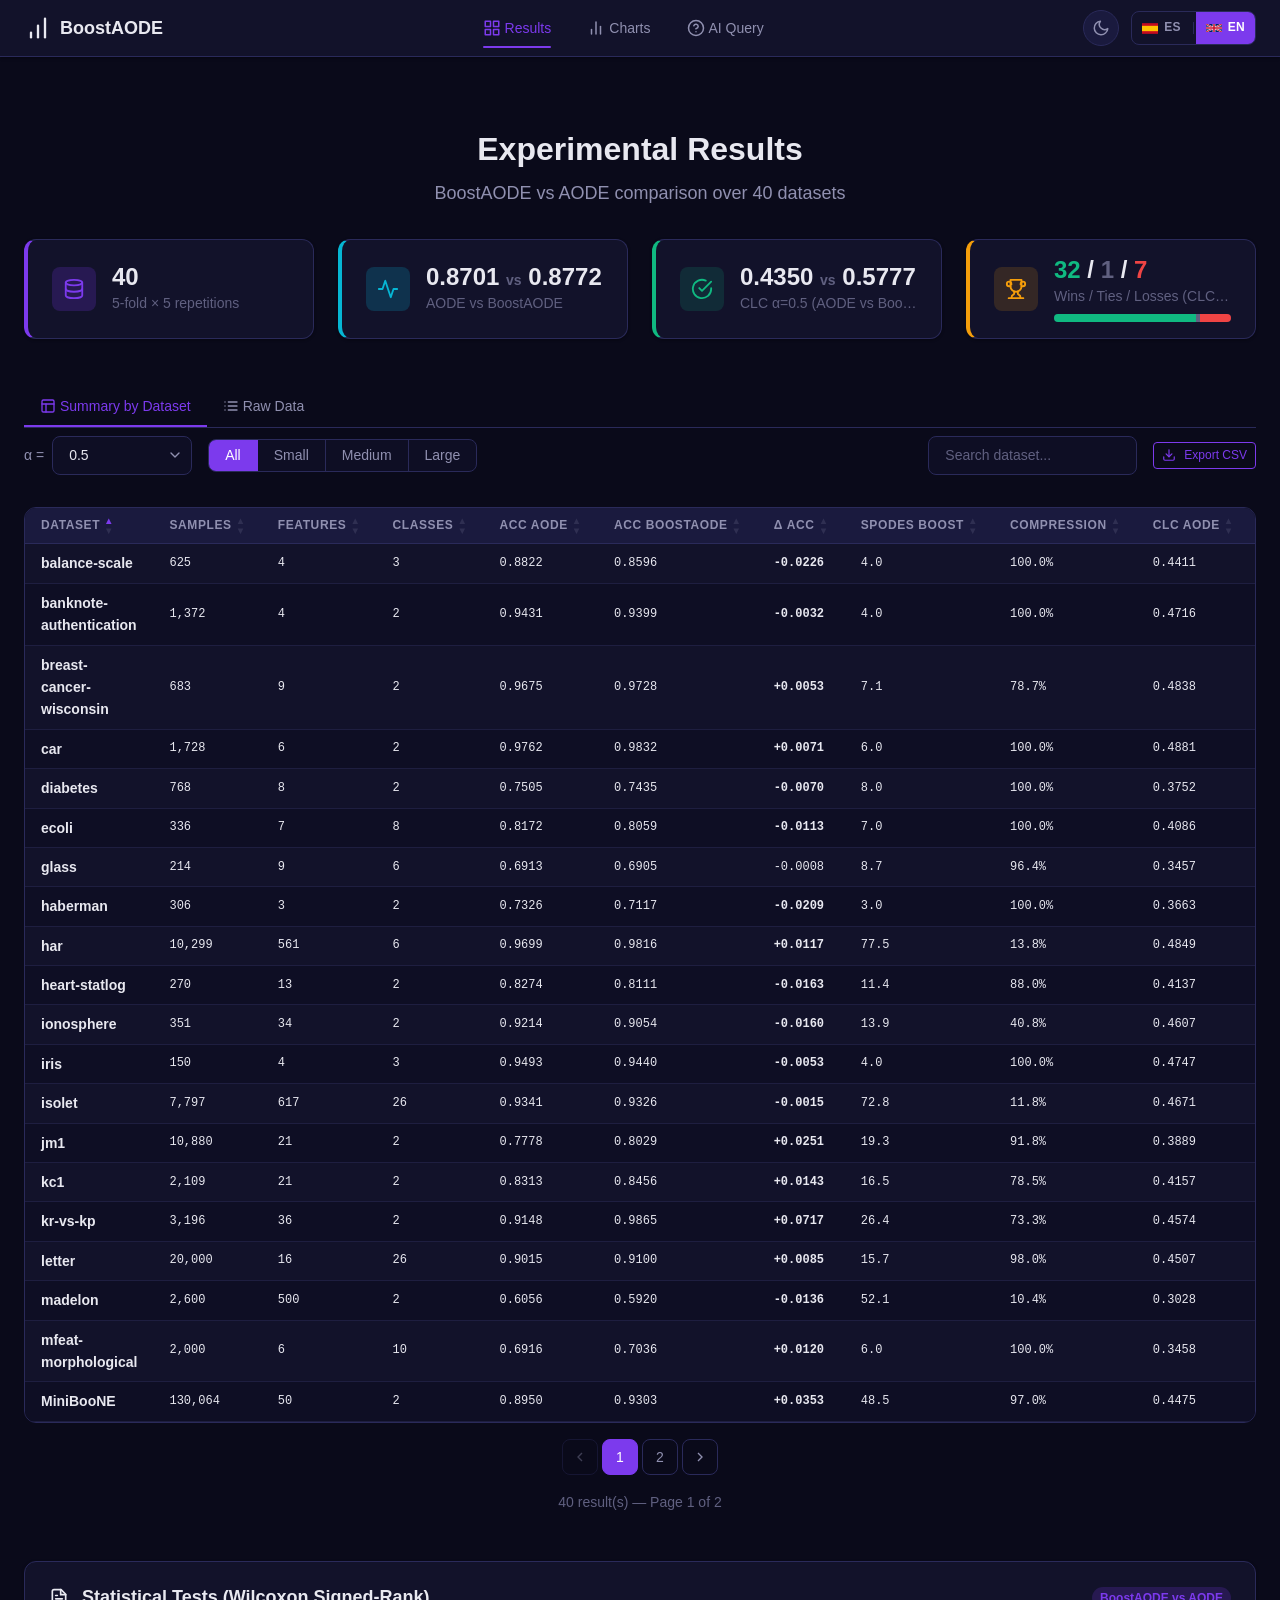
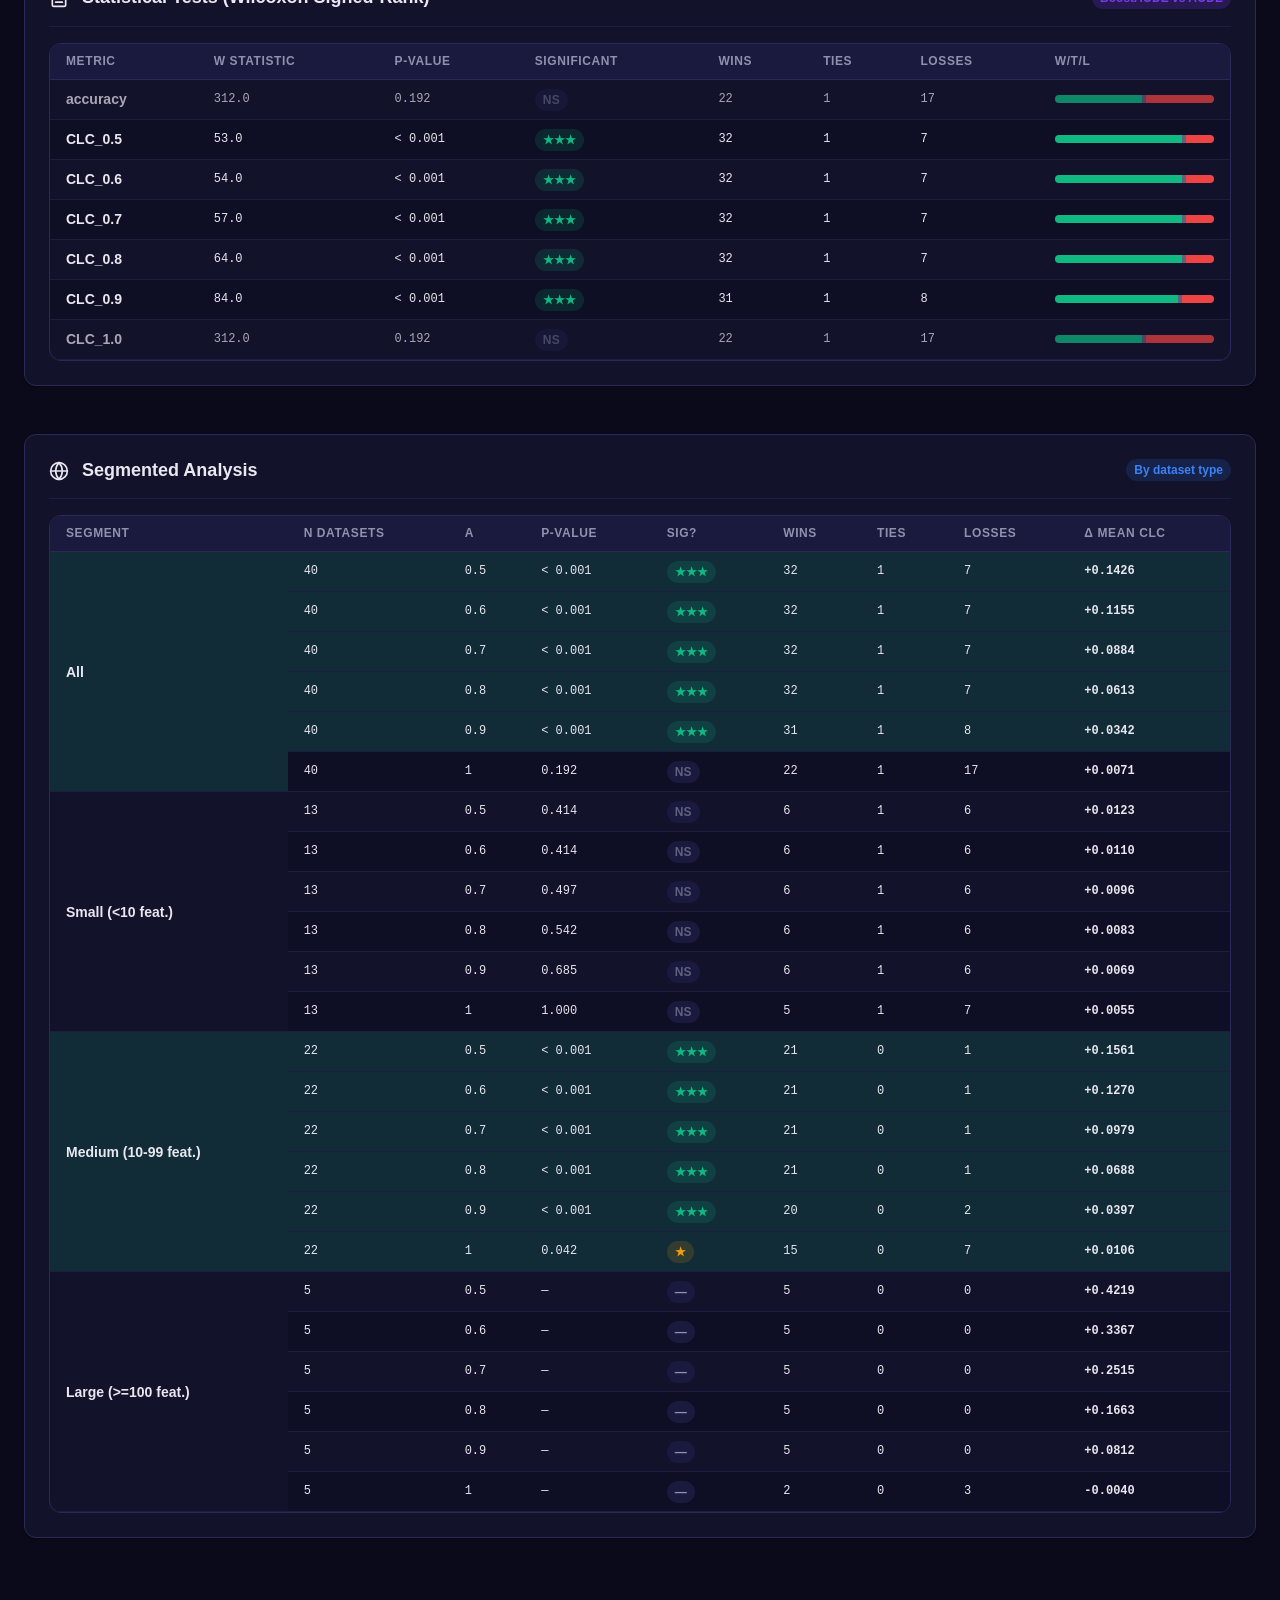
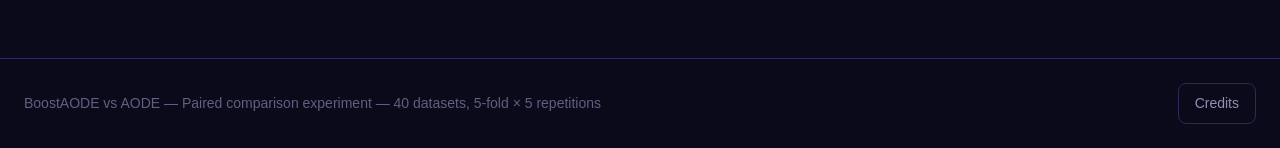
<file: index.html>
<!DOCTYPE html>
<html lang="en" data-theme="dark">
<head>
    <meta charset="UTF-8">
    <meta name="viewport" content="width=device-width, initial-scale=1.0">
    <title data-i18n="results.title">Results - BoostAODE vs AODE</title>
    <link rel="stylesheet" href="css/theme.css">
    <link rel="stylesheet" href="css/layout.css">
    <link rel="stylesheet" href="css/components.css">
    <style>
        /* Controls bar */
        .controls-bar {
            display: flex;
            align-items: center;
            gap: var(--spacing-md);
            flex-wrap: wrap;
            padding: var(--spacing-sm) 0;
        }
        .controls-bar select,
        .controls-bar input[type="search"] {
            width: auto;
            min-width: 140px;
        }
        .controls-bar .radio-group {
            flex-shrink: 0;
        }
    </style>
</head>
<body>

    <!-- ====================================================================
         Navbar
         ==================================================================== -->
    <nav class="navbar">
        <div class="navbar-inner">
            <a href="index.html" class="navbar-logo">
                <svg width="28" height="28" viewBox="0 0 24 24" fill="none" stroke="currentColor" stroke-width="2" stroke-linecap="round" stroke-linejoin="round">
                    <path d="M12 20V10"></path>
                    <path d="M18 20V4"></path>
                    <path d="M6 20v-4"></path>
                </svg>
                <span>BoostAODE</span>
            </a>

            <div class="navbar-nav">
                <a href="index.html" class="nav-link active">
                    <svg width="18" height="18" viewBox="0 0 24 24" fill="none" stroke="currentColor" stroke-width="2" stroke-linecap="round" stroke-linejoin="round">
                        <rect x="3" y="3" width="7" height="7"></rect>
                        <rect x="14" y="3" width="7" height="7"></rect>
                        <rect x="3" y="14" width="7" height="7"></rect>
                        <rect x="14" y="14" width="7" height="7"></rect>
                    </svg>
                    <span data-i18n="nav.results">Results</span>
                </a>
                <a href="charts.html" class="nav-link">
                    <svg width="18" height="18" viewBox="0 0 24 24" fill="none" stroke="currentColor" stroke-width="2" stroke-linecap="round" stroke-linejoin="round">
                        <line x1="18" y1="20" x2="18" y2="10"></line>
                        <line x1="12" y1="20" x2="12" y2="4"></line>
                        <line x1="6" y1="20" x2="6" y2="14"></line>
                    </svg>
                    <span data-i18n="nav.charts">Charts</span>
                </a>
                <a href="ai-prompt.html" class="nav-link">
                    <svg width="18" height="18" viewBox="0 0 24 24" fill="none" stroke="currentColor" stroke-width="2" stroke-linecap="round" stroke-linejoin="round">
                        <circle cx="12" cy="12" r="10"></circle>
                        <path d="M9.09 9a3 3 0 0 1 5.83 1c0 2-3 3-3 3"></path>
                        <line x1="12" y1="17" x2="12.01" y2="17"></line>
                    </svg>
                    <span data-i18n="nav.ai">AI Query</span>
                </a>
            </div>

            <div class="navbar-actions">
                <button class="theme-toggle" onclick="toggleTheme()" data-i18n-title="nav.themeTitle" aria-label="Toggle theme">
                    <svg id="icon-sun" class="icon-sun" width="18" height="18" viewBox="0 0 24 24" fill="none" stroke="currentColor" stroke-width="2" stroke-linecap="round" stroke-linejoin="round">
                        <circle cx="12" cy="12" r="5"></circle>
                        <line x1="12" y1="1" x2="12" y2="3"></line>
                        <line x1="12" y1="21" x2="12" y2="23"></line>
                        <line x1="4.22" y1="4.22" x2="5.64" y2="5.64"></line>
                        <line x1="18.36" y1="18.36" x2="19.78" y2="19.78"></line>
                        <line x1="1" y1="12" x2="3" y2="12"></line>
                        <line x1="21" y1="12" x2="23" y2="12"></line>
                        <line x1="4.22" y1="19.78" x2="5.64" y2="18.36"></line>
                        <line x1="18.36" y1="5.64" x2="19.78" y2="4.22"></line>
                    </svg>
                    <svg id="icon-moon" class="icon-moon" width="18" height="18" viewBox="0 0 24 24" fill="none" stroke="currentColor" stroke-width="2" stroke-linecap="round" stroke-linejoin="round">
                        <path d="M21 12.79A9 9 0 1 1 11.21 3 7 7 0 0 0 21 12.79z"></path>
                    </svg>
                </button>
                <div class="lang-toggle">
                    <button class="btn-lang-opt" data-lang="es">ES</button>
                    <span class="lang-divider"></span>
                    <button class="btn-lang-opt" data-lang="en">EN</button>
                </div>
            </div>
        </div>
    </nav>

    <!-- ====================================================================
         Main Content
         ==================================================================== -->
    <main class="container" id="main-content">

        <!-- Page Header -->
        <div class="page-header">
            <h1 data-i18n="results.header">Experimental Results</h1>
            <p data-i18n="results.subtitle">BoostAODE vs AODE comparison over 40 datasets</p>
        </div>

        <!-- Stats Cards -->
        <div class="grid-4 section">
            <!-- Card 1: Datasets -->
            <div class="stat-card">
                <div class="stat-card-icon">
                    <svg width="22" height="22" viewBox="0 0 24 24" fill="none" stroke="currentColor" stroke-width="2" stroke-linecap="round" stroke-linejoin="round">
                        <ellipse cx="12" cy="5" rx="9" ry="3"></ellipse>
                        <path d="M21 12c0 1.66-4 3-9 3s-9-1.34-9-3"></path>
                        <path d="M3 5v14c0 1.66 4 3 9 3s9-1.34 9-3V5"></path>
                    </svg>
                </div>
                <div class="stat-card-content">
                    <div class="stat-card-value" id="stat-datasets-value">--</div>
                    <div class="stat-card-label" id="stat-datasets-label" data-i18n="results.statDatasets">Datasets</div>
                </div>
            </div>

            <!-- Card 2: Accuracy -->
            <div class="stat-card stat-card--secondary">
                <div class="stat-card-icon">
                    <svg width="22" height="22" viewBox="0 0 24 24" fill="none" stroke="currentColor" stroke-width="2" stroke-linecap="round" stroke-linejoin="round">
                        <polyline points="22 12 18 12 15 21 9 3 6 12 2 12"></polyline>
                    </svg>
                </div>
                <div class="stat-card-content">
                    <div class="stat-card-value" id="stat-accuracy-value">--</div>
                    <div class="stat-card-label" id="stat-accuracy-label" data-i18n="results.statAccuracy">Mean Accuracy</div>
                </div>
            </div>

            <!-- Card 3: CLC -->
            <div class="stat-card stat-card--success">
                <div class="stat-card-icon">
                    <svg width="22" height="22" viewBox="0 0 24 24" fill="none" stroke="currentColor" stroke-width="2" stroke-linecap="round" stroke-linejoin="round">
                        <path d="M22 11.08V12a10 10 0 1 1-5.93-9.14"></path>
                        <polyline points="22 4 12 14.01 9 11.01"></polyline>
                    </svg>
                </div>
                <div class="stat-card-content">
                    <div class="stat-card-value" id="stat-clc-value">--</div>
                    <div class="stat-card-label" id="stat-clc-label" data-i18n="results.statCLC">CLC &alpha;=0.5</div>
                </div>
            </div>

            <!-- Card 4: Wins/Ties/Losses -->
            <div class="stat-card stat-card--warning">
                <div class="stat-card-icon">
                    <svg width="22" height="22" viewBox="0 0 24 24" fill="none" stroke="currentColor" stroke-width="2" stroke-linecap="round" stroke-linejoin="round">
                        <path d="M6 9H4.5a2.5 2.5 0 0 1 0-5C7 4 7 7 7 7"></path>
                        <path d="M18 9h1.5a2.5 2.5 0 0 0 0-5C17 4 17 7 17 7"></path>
                        <path d="M4 22h16"></path>
                        <path d="M10 14.66V17c0 .55-.47.98-.97 1.21C7.85 18.75 7 20.24 7 22"></path>
                        <path d="M14 14.66V17c0 .55.47.98.97 1.21C16.15 18.75 17 20.24 17 22"></path>
                        <path d="M18 2H6v7a6 6 0 0 0 12 0V2Z"></path>
                    </svg>
                </div>
                <div class="stat-card-content">
                    <div class="stat-card-value" id="stat-wtl-value">-- / -- / --</div>
                    <div class="stat-card-label" id="stat-wtl-label" data-i18n="results.statWTL">Wins / Ties / Losses</div>
                    <div id="stat-wtl-bar"></div>
                </div>
            </div>
        </div>

        <!-- ================================================================
             Tabs + Controls
             ================================================================ -->
        <div class="section">
            <!-- Tabs -->
            <div class="tab-group">
                <button class="tab-item active" data-tab="summary">
                    <svg width="16" height="16" viewBox="0 0 24 24" fill="none" stroke="currentColor" stroke-width="2" stroke-linecap="round" stroke-linejoin="round">
                        <rect x="3" y="3" width="18" height="18" rx="2" ry="2"></rect>
                        <line x1="3" y1="9" x2="21" y2="9"></line>
                        <line x1="9" y1="21" x2="9" y2="9"></line>
                    </svg>
                    <span data-i18n="results.tabSummary">Summary by Dataset</span>
                </button>
                <button class="tab-item" data-tab="raw">
                    <svg width="16" height="16" viewBox="0 0 24 24" fill="none" stroke="currentColor" stroke-width="2" stroke-linecap="round" stroke-linejoin="round">
                        <line x1="8" y1="6" x2="21" y2="6"></line>
                        <line x1="8" y1="12" x2="21" y2="12"></line>
                        <line x1="8" y1="18" x2="21" y2="18"></line>
                        <line x1="3" y1="6" x2="3.01" y2="6"></line>
                        <line x1="3" y1="12" x2="3.01" y2="12"></line>
                        <line x1="3" y1="18" x2="3.01" y2="18"></line>
                    </svg>
                    <span data-i18n="results.tabRaw">Raw Data</span>
                </button>
            </div>

            <!-- Controls: Summary view -->
            <div class="controls-bar" id="summary-controls">
                <div class="form-group" style="flex-direction:row; align-items:center; gap:8px;">
                    <label class="form-label" for="alpha-select" style="white-space:nowrap; margin:0;">&alpha; =</label>
                    <select id="alpha-select" style="width:80px">
                        <option value="0.5" selected>0.5</option>
                        <option value="0.6">0.6</option>
                        <option value="0.7">0.7</option>
                        <option value="0.8">0.8</option>
                        <option value="0.9">0.9</option>
                        <option value="1.0">1.0</option>
                    </select>
                </div>

                <div class="radio-group">
                    <input type="radio" name="segment" id="seg-all" value="all" checked>
                    <label for="seg-all" data-i18n="results.segAll">All</label>
                    <input type="radio" name="segment" id="seg-small" value="small">
                    <label for="seg-small" data-i18n="results.segSmall">Small</label>
                    <input type="radio" name="segment" id="seg-medium" value="medium">
                    <label for="seg-medium" data-i18n="results.segMedium">Medium</label>
                    <input type="radio" name="segment" id="seg-large" value="large">
                    <label for="seg-large" data-i18n="results.segLarge">Large</label>
                </div>

                <div class="flex-1"></div>

                <input type="search" id="search-input" data-i18n-placeholder="common.search" placeholder="Search dataset..." style="max-width:220px">

                <button class="btn btn-secondary btn-sm" id="export-csv">
                    <svg width="14" height="14" viewBox="0 0 24 24" fill="none" stroke="currentColor" stroke-width="2" stroke-linecap="round" stroke-linejoin="round">
                        <path d="M21 15v4a2 2 0 0 1-2 2H5a2 2 0 0 1-2-2v-4"></path>
                        <polyline points="7 10 12 15 17 10"></polyline>
                        <line x1="12" y1="15" x2="12" y2="3"></line>
                    </svg>
                    <span data-i18n="common.exportCSV">Export CSV</span>
                </button>
            </div>

            <!-- Controls: Raw view -->
            <div class="controls-bar" id="raw-controls" style="display:none">
                <div class="form-group" style="flex-direction:row; align-items:center; gap:8px;">
                    <label class="form-label" for="classifier-filter" style="white-space:nowrap; margin:0;" data-i18n="results.classifierLabel">Classifier:</label>
                    <select id="classifier-filter" style="width:140px">
                        <option value="all" selected data-i18n="results.segAll">All</option>
                        <option value="AODE">AODE</option>
                        <option value="BoostAODE">BoostAODE</option>
                    </select>
                </div>

                <div class="flex-1"></div>

                <input type="search" id="search-input-raw" data-i18n-placeholder="common.search" placeholder="Search dataset..." style="max-width:220px">

                <button class="btn btn-secondary btn-sm" id="export-csv-raw">
                    <svg width="14" height="14" viewBox="0 0 24 24" fill="none" stroke="currentColor" stroke-width="2" stroke-linecap="round" stroke-linejoin="round">
                        <path d="M21 15v4a2 2 0 0 1-2 2H5a2 2 0 0 1-2-2v-4"></path>
                        <polyline points="7 10 12 15 17 10"></polyline>
                        <line x1="12" y1="15" x2="12" y2="3"></line>
                    </svg>
                    <span data-i18n="common.exportCSV">Export CSV</span>
                </button>
            </div>

            <!-- Tab Panels -->
            <div class="tab-content">
                <!-- Summary Panel -->
                <div class="tab-panel active" id="summary-panel">
                    <div id="summary-table">
                        <div class="empty-state">
                            <div class="spinner"></div>
                            <div class="loading-text" data-i18n="common.loading">Loading data...</div>
                        </div>
                    </div>
                    <div id="summary-pagination"></div>
                </div>

                <!-- Raw Panel -->
                <div class="tab-panel" id="raw-panel">
                    <div id="raw-table">
                        <div class="empty-state">
                            <div class="spinner"></div>
                            <div class="loading-text" data-i18n="common.loading">Loading data...</div>
                        </div>
                    </div>
                    <div id="raw-pagination"></div>
                </div>
            </div>
        </div>

        <!-- ================================================================
             Statistical Tests Section
             ================================================================ -->
        <div class="section">
            <div class="card">
                <div class="card-header">
                    <h3>
                        <svg width="20" height="20" viewBox="0 0 24 24" fill="none" stroke="currentColor" stroke-width="2" stroke-linecap="round" stroke-linejoin="round" style="display:inline; vertical-align:middle; margin-right:8px;">
                            <path d="M14.5 2H6a2 2 0 0 0-2 2v16a2 2 0 0 0 2 2h12a2 2 0 0 0 2-2V7.5L14.5 2z"></path>
                            <polyline points="14 2 14 8 20 8"></polyline>
                            <line x1="16" y1="13" x2="8" y2="13"></line>
                            <line x1="16" y1="17" x2="8" y2="17"></line>
                            <line x1="10" y1="9" x2="8" y2="9"></line>
                        </svg>
                        <span data-i18n="results.testsTitle">Statistical Tests (Wilcoxon Signed-Rank)</span>
                    </h3>
                    <span class="badge badge-accent" data-i18n="results.testsBadge">BoostAODE vs AODE</span>
                </div>
                <div class="card-body" id="statistical-tests-table">
                    <div class="empty-state">
                        <div class="spinner"></div>
                        <div class="loading-text" data-i18n="common.loading">Loading...</div>
                    </div>
                </div>
            </div>
        </div>

        <!-- ================================================================
             Segmented Analysis Section
             ================================================================ -->
        <div class="section">
            <div class="card">
                <div class="card-header">
                    <h3>
                        <svg width="20" height="20" viewBox="0 0 24 24" fill="none" stroke="currentColor" stroke-width="2" stroke-linecap="round" stroke-linejoin="round" style="display:inline; vertical-align:middle; margin-right:8px;">
                            <circle cx="12" cy="12" r="10"></circle>
                            <line x1="2" y1="12" x2="22" y2="12"></line>
                            <path d="M12 2a15.3 15.3 0 0 1 4 10 15.3 15.3 0 0 1-4 10 15.3 15.3 0 0 1-4-10 15.3 15.3 0 0 1 4-10z"></path>
                        </svg>
                        <span data-i18n="results.segTitle">Segmented Analysis</span>
                    </h3>
                    <span class="badge badge-info" data-i18n="results.segBadge">By dataset type</span>
                </div>
                <div class="card-body" id="segmented-analysis-table">
                    <div class="empty-state">
                        <div class="spinner"></div>
                        <div class="loading-text" data-i18n="common.loading">Loading...</div>
                    </div>
                </div>
            </div>
        </div>

    </main>

    <!-- ====================================================================
         Footer
         ==================================================================== -->
    <footer class="footer">
        <div class="footer-inner">
            <p data-i18n="footer.text">BoostAODE vs AODE &mdash; Paired comparison experiment &mdash; 40 datasets, 5-fold &times; 5 repetitions</p>
            <button class="btn-credits" data-i18n="footer.credits" data-i18n-title="footer.creditsTitle" aria-label="View credits">
                <svg width="16" height="16" viewBox="0 0 24 24" fill="none" stroke="currentColor" stroke-width="2" stroke-linecap="round" stroke-linejoin="round">
                    <circle cx="12" cy="12" r="10"></circle>
                    <line x1="12" y1="16" x2="12" y2="12"></line>
                    <line x1="12" y1="8" x2="12.01" y2="8"></line>
                </svg>
            </button>
        </div>
    </footer>

    <!-- ====================================================================
         Loading Overlay
         ==================================================================== -->
    <div class="loading-overlay" id="loading-overlay">
        <div class="spinner spinner-lg"></div>
        <div class="loading-text" data-i18n="common.loadingExperimental">Loading experimental data...</div>
    </div>

    <!-- ====================================================================
         Scripts
         ==================================================================== -->
    <script src="js/theme.js"></script>
    <script src="js/data.js"></script>
    <script src="js/i18n.js"></script>
    <script src="js/results.js"></script>
    <script src="js/credits.js"></script>

    <!-- Wire up raw-view search and export (shares search state) -->
    <script>
        document.addEventListener('DOMContentLoaded', function() {
            // Raw search input - sync with shared search state
            var rawSearch = document.getElementById('search-input-raw');
            var summarySearch = document.getElementById('search-input');
            if (rawSearch) {
                rawSearch.addEventListener('input', function() {
                    var value = this.value;
                    clearTimeout(debounceTimer);
                    debounceTimer = setTimeout(function() {
                        state.search = value.toLowerCase().trim();
                        state.rawCurrentPage = 1;
                        renderRawTable();
                    }, 300);
                });
            }

            // Raw export button
            var rawExport = document.getElementById('export-csv-raw');
            if (rawExport) {
                rawExport.addEventListener('click', exportCSV);
            }

            // Sync search boxes when switching views
            var origSwitchView = switchView;
            switchView = function(view) {
                origSwitchView(view);
                if (summarySearch && rawSearch) {
                    if (view === 'raw') {
                        rawSearch.value = summarySearch.value;
                    } else {
                        summarySearch.value = rawSearch.value;
                    }
                }
            };
        });
    </script>

</body>
</html>
</file>
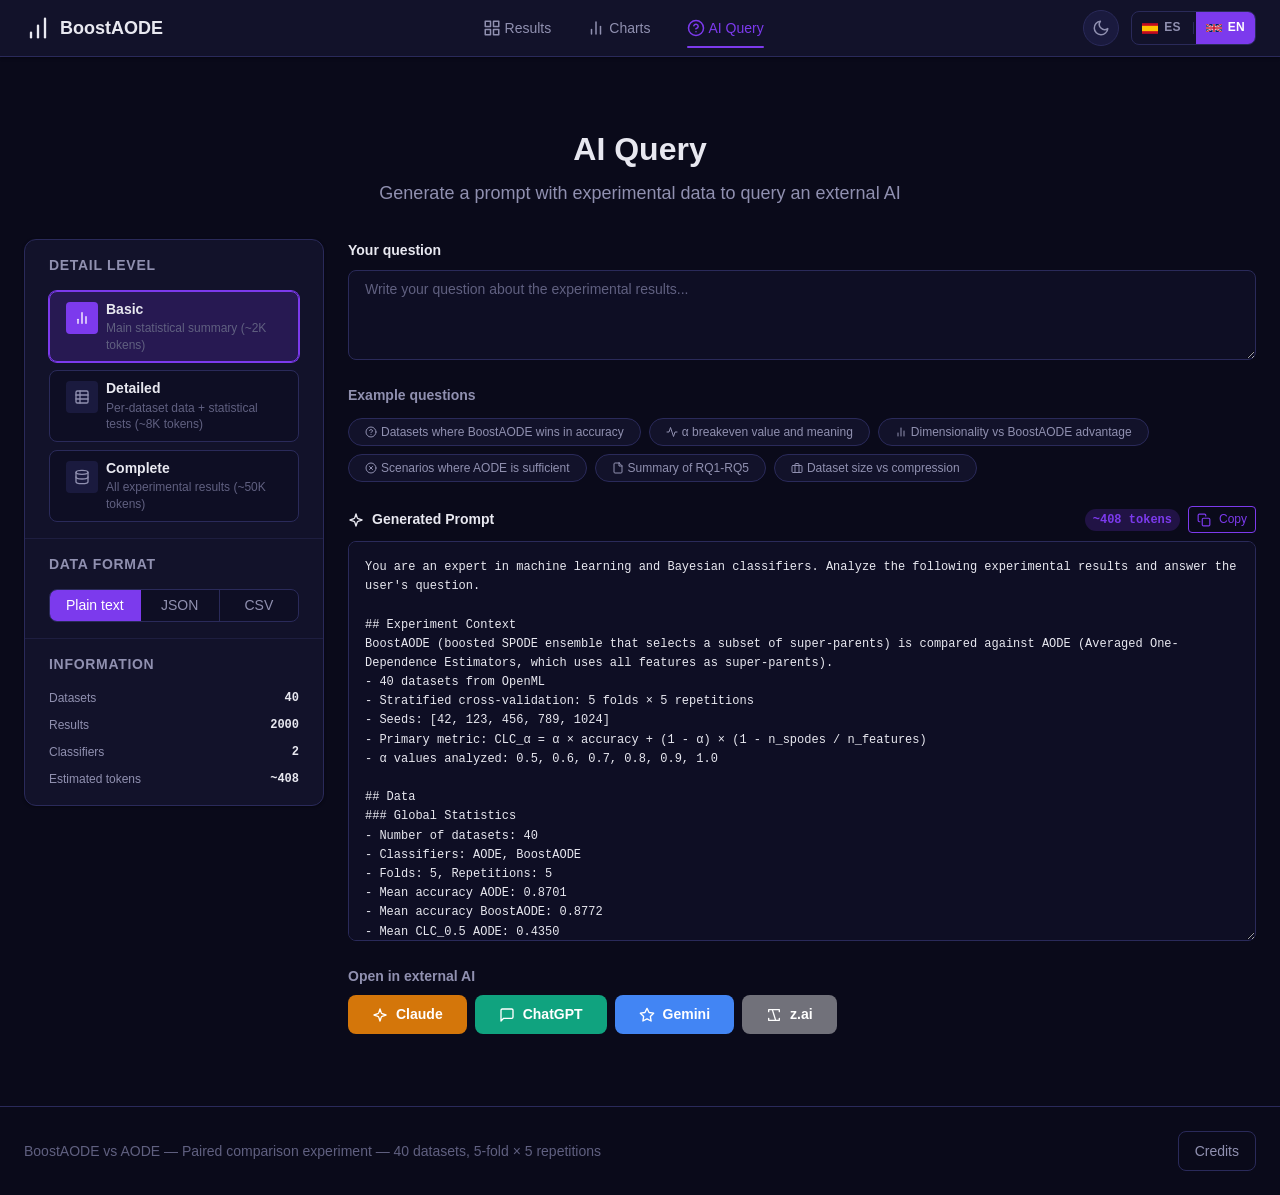
<file: ai-prompt.html>
<!doctype html>
<html lang="en" data-theme="dark">
  <head>
    <meta charset="UTF-8" />
    <meta name="viewport" content="width=device-width, initial-scale=1.0" />
    <title data-i18n="ai.title">AI Query - BoostAODE vs AODE</title>
    <link rel="stylesheet" href="css/theme.css" />
    <link rel="stylesheet" href="css/layout.css" />
    <link rel="stylesheet" href="css/components.css" />
    <link rel="stylesheet" href="css/ai-prompt.css" />
  </head>
  <body>
    <!-- ====================================================================
         Navbar
         ==================================================================== -->
    <nav class="navbar">
      <div class="navbar-inner">
        <a href="index.html" class="navbar-logo">
          <svg
            width="28"
            height="28"
            viewBox="0 0 24 24"
            fill="none"
            stroke="currentColor"
            stroke-width="2"
            stroke-linecap="round"
            stroke-linejoin="round"
          >
            <path d="M12 20V10"></path>
            <path d="M18 20V4"></path>
            <path d="M6 20v-4"></path>
          </svg>
          <span>BoostAODE</span>
        </a>

        <div class="navbar-nav">
          <a href="index.html" class="nav-link">
            <svg
              width="18"
              height="18"
              viewBox="0 0 24 24"
              fill="none"
              stroke="currentColor"
              stroke-width="2"
              stroke-linecap="round"
              stroke-linejoin="round"
            >
              <rect x="3" y="3" width="7" height="7"></rect>
              <rect x="14" y="3" width="7" height="7"></rect>
              <rect x="3" y="14" width="7" height="7"></rect>
              <rect x="14" y="14" width="7" height="7"></rect>
            </svg>
            <span data-i18n="nav.results">Results</span>
          </a>
          <a href="charts.html" class="nav-link">
            <svg
              width="18"
              height="18"
              viewBox="0 0 24 24"
              fill="none"
              stroke="currentColor"
              stroke-width="2"
              stroke-linecap="round"
              stroke-linejoin="round"
            >
              <line x1="18" y1="20" x2="18" y2="10"></line>
              <line x1="12" y1="20" x2="12" y2="4"></line>
              <line x1="6" y1="20" x2="6" y2="14"></line>
            </svg>
            <span data-i18n="nav.charts">Charts</span>
          </a>
          <a href="ai-prompt.html" class="nav-link active">
            <svg
              width="18"
              height="18"
              viewBox="0 0 24 24"
              fill="none"
              stroke="currentColor"
              stroke-width="2"
              stroke-linecap="round"
              stroke-linejoin="round"
            >
              <circle cx="12" cy="12" r="10"></circle>
              <path d="M9.09 9a3 3 0 0 1 5.83 1c0 2-3 3-3 3"></path>
              <line x1="12" y1="17" x2="12.01" y2="17"></line>
            </svg>
            <span data-i18n="nav.ai">AI Query</span>
          </a>
        </div>

        <div class="navbar-actions">
          <button
            class="theme-toggle"
            onclick="toggleTheme()"
            data-i18n-title="nav.themeTitle"
            aria-label="Toggle theme"
          >
            <svg
              id="icon-sun"
              class="icon-sun"
              width="18"
              height="18"
              viewBox="0 0 24 24"
              fill="none"
              stroke="currentColor"
              stroke-width="2"
              stroke-linecap="round"
              stroke-linejoin="round"
            >
              <circle cx="12" cy="12" r="5"></circle>
              <line x1="12" y1="1" x2="12" y2="3"></line>
              <line x1="12" y1="21" x2="12" y2="23"></line>
              <line x1="4.22" y1="4.22" x2="5.64" y2="5.64"></line>
              <line x1="18.36" y1="18.36" x2="19.78" y2="19.78"></line>
              <line x1="1" y1="12" x2="3" y2="12"></line>
              <line x1="21" y1="12" x2="23" y2="12"></line>
              <line x1="4.22" y1="19.78" x2="5.64" y2="18.36"></line>
              <line x1="18.36" y1="5.64" x2="19.78" y2="4.22"></line>
            </svg>
            <svg
              id="icon-moon"
              class="icon-moon"
              width="18"
              height="18"
              viewBox="0 0 24 24"
              fill="none"
              stroke="currentColor"
              stroke-width="2"
              stroke-linecap="round"
              stroke-linejoin="round"
            >
              <path d="M21 12.79A9 9 0 1 1 11.21 3 7 7 0 0 0 21 12.79z"></path>
            </svg>
          </button>
          <div class="lang-toggle">
            <button class="btn-lang-opt" data-lang="es">ES</button>
            <span class="lang-divider"></span>
            <button class="btn-lang-opt" data-lang="en">EN</button>
          </div>
        </div>
      </div>
    </nav>

    <!-- ====================================================================
         Main Content
         ==================================================================== -->
    <main class="container" id="main-content">
      <!-- Page Header -->
      <div class="page-header">
        <h1 data-i18n="ai.header">AI Query</h1>
        <p data-i18n="ai.subtitle">
          Generate a prompt with experimental data to query an external AI
        </p>
      </div>

      <!-- Two-column Layout -->
      <div class="prompt-layout">
        <!-- ============================================================
                 Left: Config Panel
                 ============================================================ -->
        <aside class="config-panel">
          <!-- Section: Detail Level -->
          <div class="config-section">
            <h3 data-i18n="ai.detailLevel">Detail Level</h3>
            <div class="detail-level">
              <!-- Basic -->
              <label class="detail-level-option">
                <input type="radio" name="detail-level" value="basic" checked />
                <div class="detail-level-card">
                  <div class="detail-level-icon">
                    <!-- Simple chart icon -->
                    <svg
                      viewBox="0 0 24 24"
                      fill="none"
                      stroke="currentColor"
                      stroke-width="2"
                      stroke-linecap="round"
                      stroke-linejoin="round"
                    >
                      <line x1="18" y1="20" x2="18" y2="10"></line>
                      <line x1="12" y1="20" x2="12" y2="4"></line>
                      <line x1="6" y1="20" x2="6" y2="14"></line>
                    </svg>
                  </div>
                  <div class="detail-level-info">
                    <span class="detail-level-name" data-i18n="ai.basic">
                      Basic
                    </span>
                    <span class="detail-level-desc" data-i18n="ai.basicDesc">
                      Main statistical summary (~2K tokens)
                    </span>
                  </div>
                </div>
              </label>

              <!-- Detailed -->
              <label class="detail-level-option">
                <input type="radio" name="detail-level" value="detailed" />
                <div class="detail-level-card">
                  <div class="detail-level-icon">
                    <!-- Table icon -->
                    <svg
                      viewBox="0 0 24 24"
                      fill="none"
                      stroke="currentColor"
                      stroke-width="2"
                      stroke-linecap="round"
                      stroke-linejoin="round"
                    >
                      <rect
                        x="3"
                        y="3"
                        width="18"
                        height="18"
                        rx="2"
                        ry="2"
                      ></rect>
                      <line x1="3" y1="9" x2="21" y2="9"></line>
                      <line x1="3" y1="15" x2="21" y2="15"></line>
                      <line x1="9" y1="3" x2="9" y2="21"></line>
                    </svg>
                  </div>
                  <div class="detail-level-info">
                    <span class="detail-level-name" data-i18n="ai.detailed">
                      Detailed
                    </span>
                    <span class="detail-level-desc" data-i18n="ai.detailedDesc">
                      Per-dataset data + statistical tests (~8K tokens)
                    </span>
                  </div>
                </div>
              </label>

              <!-- Complete -->
              <label class="detail-level-option">
                <input type="radio" name="detail-level" value="complete" />
                <div class="detail-level-card">
                  <div class="detail-level-icon">
                    <!-- Database icon -->
                    <svg
                      viewBox="0 0 24 24"
                      fill="none"
                      stroke="currentColor"
                      stroke-width="2"
                      stroke-linecap="round"
                      stroke-linejoin="round"
                    >
                      <ellipse cx="12" cy="5" rx="9" ry="3"></ellipse>
                      <path d="M21 12c0 1.66-4 3-9 3s-9-1.34-9-3"></path>
                      <path d="M3 5v14c0 1.66 4 3 9 3s9-1.34 9-3V5"></path>
                    </svg>
                  </div>
                  <div class="detail-level-info">
                    <span class="detail-level-name" data-i18n="ai.complete">
                      Complete
                    </span>
                    <span class="detail-level-desc" data-i18n="ai.completeDesc">
                      All experimental results (~50K tokens)
                    </span>
                  </div>
                </div>
              </label>
            </div>
          </div>

          <!-- Section: Data Format -->
          <div class="config-section">
            <h3 data-i18n="ai.dataFormat">Data Format</h3>
            <div class="format-options">
              <div class="radio-group">
                <input
                  type="radio"
                  name="data-format"
                  id="fmt-text"
                  value="text"
                  checked
                />
                <label for="fmt-text" data-i18n="ai.fmtText">Plain text</label>
                <input
                  type="radio"
                  name="data-format"
                  id="fmt-json"
                  value="json"
                />
                <label for="fmt-json" data-i18n="ai.fmtJSON">JSON</label>
                <input
                  type="radio"
                  name="data-format"
                  id="fmt-csv"
                  value="csv"
                />
                <label for="fmt-csv" data-i18n="ai.fmtCSV">CSV</label>
              </div>
            </div>
          </div>

          <!-- Section: Information -->
          <div class="config-section">
            <h3 data-i18n="ai.information">Information</h3>
            <div class="context-stats">
              <div class="context-stat-row">
                <span data-i18n="common.datasets">Datasets</span>
                <span class="context-stat-value">40</span>
              </div>
              <div class="context-stat-row">
                <span data-i18n="common.results">Results</span>
                <span class="context-stat-value">2000</span>
              </div>
              <div class="context-stat-row">
                <span data-i18n="common.classifiers">Classifiers</span>
                <span class="context-stat-value">2</span>
              </div>
              <div class="context-stat-row">
                <span data-i18n="ai.tokensEstimated">Estimated tokens</span>
                <span class="context-stat-value" id="sidebar-token-estimate">
                  ~2K
                </span>
              </div>
            </div>
          </div>
        </aside>

        <!-- ============================================================
                 Right: Prompt Panel
                 ============================================================ -->
        <div class="prompt-panel">
          <!-- Question Input -->
          <div class="prompt-question-section">
            <label for="prompt-question" data-i18n="ai.yourQuestion">
              Your question
            </label>
            <textarea
              id="prompt-question"
              rows="3"
              data-i18n-placeholder="ai.questionPlaceholder"
              placeholder="Write your question about the experimental results..."
            ></textarea>
          </div>

          <!-- Example Questions -->
          <div class="example-questions">
            <div
              class="example-questions-label"
              data-i18n="ai.exampleQuestions"
            >
              Example questions
            </div>

            <button class="example-chip" data-question-key="ai.ex1question">
              <svg
                viewBox="0 0 24 24"
                fill="none"
                stroke="currentColor"
                stroke-width="2"
                stroke-linecap="round"
                stroke-linejoin="round"
              >
                <circle cx="12" cy="12" r="10"></circle>
                <path d="M9.09 9a3 3 0 0 1 5.83 1c0 2-3 3-3 3"></path>
                <line x1="12" y1="17" x2="12.01" y2="17"></line>
              </svg>
              <span data-i18n="ai.ex1label">
                Datasets where BoostAODE wins in accuracy
              </span>
            </button>

            <button class="example-chip" data-question-key="ai.ex2question">
              <svg
                viewBox="0 0 24 24"
                fill="none"
                stroke="currentColor"
                stroke-width="2"
                stroke-linecap="round"
                stroke-linejoin="round"
              >
                <polyline points="22 12 18 12 15 21 9 3 6 12 2 12"></polyline>
              </svg>
              <span data-i18n="ai.ex2label">
                &alpha; breakeven value and its meaning
              </span>
            </button>

            <button class="example-chip" data-question-key="ai.ex3question">
              <svg
                viewBox="0 0 24 24"
                fill="none"
                stroke="currentColor"
                stroke-width="2"
                stroke-linecap="round"
                stroke-linejoin="round"
              >
                <line x1="18" y1="20" x2="18" y2="10"></line>
                <line x1="12" y1="20" x2="12" y2="4"></line>
                <line x1="6" y1="20" x2="6" y2="14"></line>
              </svg>
              <span data-i18n="ai.ex3label">
                Dimensionality vs BoostAODE advantage
              </span>
            </button>

            <button class="example-chip" data-question-key="ai.ex4question">
              <svg
                viewBox="0 0 24 24"
                fill="none"
                stroke="currentColor"
                stroke-width="2"
                stroke-linecap="round"
                stroke-linejoin="round"
              >
                <circle cx="12" cy="12" r="10"></circle>
                <line x1="15" y1="9" x2="9" y2="15"></line>
                <line x1="9" y1="9" x2="15" y2="15"></line>
              </svg>
              <span data-i18n="ai.ex4label">
                Scenarios where AODE is sufficient
              </span>
            </button>

            <button class="example-chip" data-question-key="ai.ex5question">
              <svg
                viewBox="0 0 24 24"
                fill="none"
                stroke="currentColor"
                stroke-width="2"
                stroke-linecap="round"
                stroke-linejoin="round"
              >
                <path
                  d="M14.5 2H6a2 2 0 0 0-2 2v16a2 2 0 0 0 2 2h12a2 2 0 0 0 2-2V7.5L14.5 2z"
                ></path>
                <polyline points="14 2 14 8 20 8"></polyline>
              </svg>
              <span data-i18n="ai.ex5label">RQ1-RQ5 summary</span>
            </button>

            <button class="example-chip" data-question-key="ai.ex6question">
              <svg
                viewBox="0 0 24 24"
                fill="none"
                stroke="currentColor"
                stroke-width="2"
                stroke-linecap="round"
                stroke-linejoin="round"
              >
                <rect x="2" y="7" width="20" height="14" rx="2" ry="2"></rect>
                <path d="M16 21V5a2 2 0 0 0-2-2h-4a2 2 0 0 0-2 2v16"></path>
              </svg>
              <span data-i18n="ai.ex6label">Dataset size vs compression</span>
            </button>
          </div>

          <!-- Generated Prompt Output -->
          <div class="prompt-output-section">
            <div class="prompt-output-header">
              <div class="prompt-output-title">
                <!-- Sparkles icon -->
                <svg
                  width="16"
                  height="16"
                  viewBox="0 0 24 24"
                  fill="none"
                  stroke="currentColor"
                  stroke-width="2"
                  stroke-linecap="round"
                  stroke-linejoin="round"
                >
                  <path
                    d="M12 3l1.912 5.813a2 2 0 0 0 1.275 1.275L21 12l-5.813 1.912a2 2 0 0 0-1.275 1.275L12 21l-1.912-5.813a2 2 0 0 0-1.275-1.275L3 12l5.813-1.912a2 2 0 0 0 1.275-1.275L12 3z"
                  ></path>
                </svg>
                <span data-i18n="ai.generatedPrompt">Generated Prompt</span>
              </div>
              <div class="prompt-output-actions">
                <span class="token-badge" id="token-badge">~2K tokens</span>
                <button class="btn btn-secondary btn-sm" id="copy-prompt-btn">
                  <svg
                    width="14"
                    height="14"
                    viewBox="0 0 24 24"
                    fill="none"
                    stroke="currentColor"
                    stroke-width="2"
                    stroke-linecap="round"
                    stroke-linejoin="round"
                  >
                    <rect
                      x="9"
                      y="9"
                      width="13"
                      height="13"
                      rx="2"
                      ry="2"
                    ></rect>
                    <path
                      d="M5 15H4a2 2 0 0 1-2-2V4a2 2 0 0 1 2-2h9a2 2 0 0 1 2 2v1"
                    ></path>
                  </svg>
                  <span data-i18n="common.copy">Copy</span>
                </button>
              </div>
            </div>
            <textarea
              class="prompt-output"
              id="prompt-output"
              readonly
              data-i18n-placeholder="ai.promptPlaceholder"
              placeholder="The prompt will be generated automatically..."
            ></textarea>
          </div>

          <!-- AI External Links -->
          <div class="ai-links-section">
            <div class="ai-links-label" data-i18n="ai.openExternal">
              Open in external AI
            </div>
            <div class="ai-links">
              <a
                href="https://claude.ai/new"
                target="_blank"
                rel="noopener noreferrer"
                class="ai-link ai-link--claude"
              >
                <svg
                  viewBox="0 0 24 24"
                  fill="none"
                  stroke="currentColor"
                  stroke-width="2"
                  stroke-linecap="round"
                  stroke-linejoin="round"
                >
                  <path
                    d="M12 3l1.912 5.813a2 2 0 0 0 1.275 1.275L21 12l-5.813 1.912a2 2 0 0 0-1.275 1.275L12 21l-1.912-5.813a2 2 0 0 0-1.275-1.275L3 12l5.813-1.912a2 2 0 0 0 1.275-1.275L12 3z"
                  ></path>
                </svg>
                Claude
              </a>
              <a
                href="https://chatgpt.com"
                target="_blank"
                rel="noopener noreferrer"
                class="ai-link ai-link--chatgpt"
              >
                <svg
                  viewBox="0 0 24 24"
                  fill="none"
                  stroke="currentColor"
                  stroke-width="2"
                  stroke-linecap="round"
                  stroke-linejoin="round"
                >
                  <path
                    d="M21 15a2 2 0 0 1-2 2H7l-4 4V5a2 2 0 0 1 2-2h14a2 2 0 0 1 2 2z"
                  ></path>
                </svg>
                ChatGPT
              </a>
              <a
                href="https://gemini.google.com/app"
                target="_blank"
                rel="noopener noreferrer"
                class="ai-link ai-link--gemini"
              >
                <svg
                  viewBox="0 0 24 24"
                  fill="none"
                  stroke="currentColor"
                  stroke-width="2"
                  stroke-linecap="round"
                  stroke-linejoin="round"
                >
                  <polygon
                    points="12 2 15.09 8.26 22 9.27 17 14.14 18.18 21.02 12 17.77 5.82 21.02 7 14.14 2 9.27 8.91 8.26 12 2"
                  ></polygon>
                </svg>
                Gemini
              </a>
              <a
                href="https://z.ai"
                target="_blank"
                rel="noopener noreferrer"
                class="ai-link ai-link--zai"
              >
                <svg
                  viewBox="0 0 24 24"
                  fill="none"
                  stroke="currentColor"
                  stroke-width="2"
                  stroke-linecap="round"
                  stroke-linejoin="round"
                >
                  <polyline points="4 7 4 4 20 4 20 7"></polyline>
                  <line x1="9.5" y1="4" x2="14.5" y2="20"></line>
                  <polyline points="4 17 4 20 20 20 20 17"></polyline>
                </svg>
                z.ai
              </a>
            </div>
          </div>
        </div>
      </div>
    </main>

    <!-- ====================================================================
         Footer
         ==================================================================== -->
    <footer class="footer">
      <div class="footer-inner">
        <p data-i18n="footer.text">
          BoostAODE vs AODE &mdash; Paired comparison experiment &mdash; 40
          datasets, 5-fold &times; 5 repetitions
        </p>
        <button
          class="btn-credits"
          data-i18n="footer.credits"
          data-i18n-title="footer.creditsTitle"
          aria-label="View credits"
        >
          <svg
            width="16"
            height="16"
            viewBox="0 0 24 24"
            fill="none"
            stroke="currentColor"
            stroke-width="2"
            stroke-linecap="round"
            stroke-linejoin="round"
          >
            <circle cx="12" cy="12" r="10"></circle>
            <line x1="12" y1="16" x2="12" y2="12"></line>
            <line x1="12" y1="8" x2="12.01" y2="8"></line>
          </svg>
        </button>
      </div>
    </footer>

    <!-- ====================================================================
         Loading Overlay
         ==================================================================== -->
    <div class="loading-overlay" id="loading-overlay">
      <div class="spinner spinner-lg"></div>
      <div class="loading-text" data-i18n="common.loadingExperimental">
        Loading experimental data...
      </div>
    </div>

    <!-- ====================================================================
         Copy Feedback Toast
         ==================================================================== -->
    <div class="copy-feedback" id="copy-feedback" data-i18n="common.copied">
      Copied!
    </div>

    <!-- ====================================================================
         Scripts
         ==================================================================== -->
    <script src="js/theme.js"></script>
    <script src="js/data.js"></script>
    <script src="js/i18n.js"></script>
    <script src="js/ai-prompt.js"></script>
    <script src="js/credits.js"></script>
  </body>
</html>
</file>
<file: css/theme.css>
/* ==========================================================================
   Theme: Cosmic Night (Dark) + Light Mode
   CSS Custom Properties for BoostAODE vs AODE Web App
   ========================================================================== */

/* --------------------------------------------------------------------------
   Dark Theme (Default) — Cosmic Night from tweakcn.com
   -------------------------------------------------------------------------- */

:root,
[data-theme="dark"] {
  /* Backgrounds */
  --bg-primary: #0a0a1a;
  --bg-card: #12122a;
  --bg-elevated: #1a1a3e;
  --bg-input: #0e0e24;
  --bg-hover: #1e1e4a;
  --bg-selected: rgba(124, 58, 237, 0.15);

  /* Borders */
  --border-color: #2a2a5a;
  --border-light: #1e1e40;

  /* Text */
  --text-primary: #e8e8f0;
  --text-secondary: #9090b0;
  --text-muted: #606080;
  --text-inverse: #0a0a1a;

  /* Accent — Cosmic Violet */
  --accent-primary: #7c3aed;
  --accent-hover: #9333ea;
  --accent-light: rgba(124, 58, 237, 0.2);

  /* Accent — Stellar Cyan */
  --accent-secondary: #06b6d4;
  --accent-secondary-hover: #22d3ee;
  --accent-secondary-light: rgba(6, 182, 212, 0.2);

  /* Status colors */
  --color-success: #10b981;
  --color-success-light: rgba(16, 185, 129, 0.15);
  --color-error: #ef4444;
  --color-error-light: rgba(239, 68, 68, 0.15);
  --color-warning: #f59e0b;
  --color-warning-light: rgba(245, 158, 11, 0.15);
  --color-info: #3b82f6;
  --color-info-light: rgba(59, 130, 246, 0.15);

  /* Shadows */
  --shadow-sm: 0 1px 3px rgba(0, 0, 0, 0.4);
  --shadow-md: 0 4px 12px rgba(0, 0, 0, 0.5);
  --shadow-lg: 0 8px 24px rgba(0, 0, 0, 0.6);
  --shadow-glow: 0 0 20px rgba(124, 58, 237, 0.15);

  /* Spacing */
  --spacing-xs: 4px;
  --spacing-sm: 8px;
  --spacing-md: 16px;
  --spacing-lg: 24px;
  --spacing-xl: 32px;
  --spacing-2xl: 48px;

  /* Border radius */
  --radius-sm: 4px;
  --radius-md: 8px;
  --radius-lg: 12px;
  --radius-xl: 16px;
  --radius-full: 9999px;

  /* Typography */
  --font-family: -apple-system, BlinkMacSystemFont, 'Segoe UI', Roboto, Oxygen, Ubuntu, sans-serif;
  --font-mono: 'SF Mono', 'Fira Code', 'Fira Mono', Menlo, monospace;
  --font-size-xs: 0.75rem;
  --font-size-sm: 0.875rem;
  --font-size-base: 1rem;
  --font-size-lg: 1.125rem;
  --font-size-xl: 1.25rem;
  --font-size-2xl: 1.5rem;
  --font-size-3xl: 2rem;

  /* Transitions */
  --transition-fast: 0.15s ease;
  --transition-base: 0.3s ease;

  /* Chart colors */
  --chart-aode: #06b6d4;
  --chart-boostaode: #7c3aed;
  --chart-positive: #10b981;
  --chart-negative: #ef4444;
  --chart-neutral: #9090b0;
  --chart-grid: rgba(144, 144, 176, 0.15);
  --chart-grid-dark: rgba(144, 144, 176, 0.08);
}

/* --------------------------------------------------------------------------
   Light Theme
   -------------------------------------------------------------------------- */

[data-theme="light"] {
  /* Backgrounds */
  --bg-primary: #f8f9fc;
  --bg-card: #ffffff;
  --bg-elevated: #f0f1f5;
  --bg-input: #ffffff;
  --bg-hover: #eef0f5;
  --bg-selected: rgba(124, 58, 237, 0.08);

  /* Borders */
  --border-color: #e2e4ea;
  --border-light: #eef0f5;

  /* Text */
  --text-primary: #1a1a2e;
  --text-secondary: #64748b;
  --text-muted: #94a3b8;
  --text-inverse: #ffffff;

  /* Accent — Cosmic Violet (slightly adjusted for light bg) */
  --accent-primary: #7c3aed;
  --accent-hover: #6d28d9;
  --accent-light: rgba(124, 58, 237, 0.1);

  /* Accent — Stellar Cyan (slightly adjusted for light bg) */
  --accent-secondary: #0891b2;
  --accent-secondary-hover: #0e7490;
  --accent-secondary-light: rgba(8, 145, 178, 0.1);

  /* Status colors (slightly deeper for light backgrounds) */
  --color-success: #059669;
  --color-success-light: rgba(5, 150, 105, 0.1);
  --color-error: #dc2626;
  --color-error-light: rgba(220, 38, 38, 0.1);
  --color-warning: #d97706;
  --color-warning-light: rgba(217, 119, 6, 0.1);
  --color-info: #2563eb;
  --color-info-light: rgba(37, 99, 235, 0.1);

  /* Shadows */
  --shadow-sm: 0 1px 3px rgba(0, 0, 0, 0.08);
  --shadow-md: 0 4px 12px rgba(0, 0, 0, 0.1);
  --shadow-lg: 0 8px 24px rgba(0, 0, 0, 0.12);
  --shadow-glow: 0 0 20px rgba(124, 58, 237, 0.08);

  /* Chart colors (same hues, grid adjusted) */
  --chart-grid: rgba(0, 0, 0, 0.1);
  --chart-grid-dark: rgba(0, 0, 0, 0.05);
}

/* ==========================================================================
   Base Reset & Global Styles
   ========================================================================== */

*,
*::before,
*::after {
  box-sizing: border-box;
  margin: 0;
  padding: 0;
}

html {
  font-family: var(--font-family);
  font-size: 16px;
  scroll-behavior: smooth;
  -webkit-text-size-adjust: 100%;
}

body {
  background-color: var(--bg-primary);
  color: var(--text-primary);
  line-height: 1.6;
  transition: background-color var(--transition-base), color var(--transition-base);
  min-height: 100vh;
  -webkit-font-smoothing: antialiased;
  -moz-osx-font-smoothing: grayscale;
}

a {
  color: var(--accent-primary);
  text-decoration: none;
  transition: color var(--transition-fast);
}

a:hover {
  color: var(--accent-hover);
}

img,
svg {
  display: block;
  max-width: 100%;
}

button,
input,
select,
textarea {
  font-family: inherit;
  font-size: inherit;
  line-height: inherit;
  color: inherit;
}

ul,
ol {
  list-style: none;
}

h1, h2, h3, h4, h5, h6 {
  line-height: 1.3;
  font-weight: 600;
  color: var(--text-primary);
}

code,
pre {
  font-family: var(--font-mono);
}

::selection {
  background-color: var(--accent-light);
  color: var(--text-primary);
}

/* Scrollbar styling (Webkit) */
::-webkit-scrollbar {
  width: 8px;
  height: 8px;
}

::-webkit-scrollbar-track {
  background: var(--bg-primary);
}

::-webkit-scrollbar-thumb {
  background: var(--border-color);
  border-radius: var(--radius-full);
}

::-webkit-scrollbar-thumb:hover {
  background: var(--text-muted);
}

/* Firefox scrollbar */
* {
  scrollbar-width: thin;
  scrollbar-color: var(--border-color) var(--bg-primary);
}
</file>
<file: css/layout.css>
/* ==========================================================================
   Layout: Navbar, Container, Grid, Footer, Responsive
   BoostAODE vs AODE Web App
   ========================================================================== */

/* --------------------------------------------------------------------------
   Navbar
   -------------------------------------------------------------------------- */

.navbar {
  position: sticky;
  top: 0;
  z-index: 100;
  background-color: var(--bg-card);
  border-bottom: 1px solid var(--border-color);
  box-shadow: var(--shadow-sm);
  transition: background-color var(--transition-base), border-color var(--transition-base);
}

.navbar-inner {
  display: flex;
  align-items: center;
  justify-content: space-between;
  max-width: 1400px;
  margin: 0 auto;
  padding: var(--spacing-sm) var(--spacing-lg);
  min-height: 56px;
}

/* Logo */
.navbar-logo {
  display: flex;
  align-items: center;
  gap: var(--spacing-sm);
  flex-shrink: 0;
  color: var(--text-primary);
  font-weight: 700;
  font-size: var(--font-size-lg);
  text-decoration: none;
  transition: color var(--transition-fast);
}

.navbar-logo:hover {
  color: var(--accent-primary);
}

.navbar-logo svg,
.navbar-logo img {
  width: 28px;
  height: 28px;
  flex-shrink: 0;
}

.navbar-logo span {
  white-space: nowrap;
}

/* Nav links */
.navbar-nav {
  display: flex;
  align-items: center;
  gap: var(--spacing-xs);
}

.nav-link {
  display: flex;
  align-items: center;
  gap: var(--spacing-xs);
  padding: var(--spacing-sm) var(--spacing-md);
  color: var(--text-secondary);
  font-size: var(--font-size-sm);
  font-weight: 500;
  border-radius: var(--radius-md);
  text-decoration: none;
  transition: color var(--transition-fast), background-color var(--transition-fast);
  position: relative;
  white-space: nowrap;
}

.nav-link svg {
  width: 18px;
  height: 18px;
  flex-shrink: 0;
}

.nav-link:hover {
  color: var(--text-primary);
  background-color: var(--bg-hover);
}

.nav-link.active {
  color: var(--accent-primary);
}

.nav-link.active::after {
  content: '';
  position: absolute;
  bottom: -1px;
  left: var(--spacing-md);
  right: var(--spacing-md);
  height: 2px;
  background-color: var(--accent-primary);
  border-radius: var(--radius-full);
}

/* Theme toggle */
.navbar-actions {
  display: flex;
  align-items: center;
  gap: var(--spacing-sm);
  flex-shrink: 0;
}

.theme-toggle {
  display: flex;
  align-items: center;
  justify-content: center;
  width: 36px;
  height: 36px;
  padding: 0;
  border: 1px solid var(--border-color);
  border-radius: var(--radius-full);
  background-color: var(--bg-elevated);
  color: var(--text-secondary);
  cursor: pointer;
  transition: background-color var(--transition-fast),
              color var(--transition-fast),
              border-color var(--transition-fast),
              transform var(--transition-fast);
}

.theme-toggle:hover {
  background-color: var(--bg-hover);
  color: var(--text-primary);
  border-color: var(--accent-primary);
  transform: rotate(15deg);
}

.theme-toggle svg {
  width: 18px;
  height: 18px;
}

/* Sun icon hidden by default (dark mode), shown in light mode */
.theme-toggle .icon-sun {
  display: none;
}

.theme-toggle .icon-moon {
  display: block;
}

[data-theme="light"] .theme-toggle .icon-sun {
  display: block;
}

[data-theme="light"] .theme-toggle .icon-moon {
  display: none;
}

/* --------------------------------------------------------------------------
   Language Toggle
   -------------------------------------------------------------------------- */

.lang-toggle {
  display: inline-flex;
  align-items: center;
  background: var(--bg-card);
  border: 1px solid var(--border-color);
  border-radius: var(--radius-md);
  overflow: hidden;
  margin-left: var(--spacing-xs);
}

.btn-lang-opt {
  display: inline-flex;
  align-items: center;
  padding: 6px 10px;
  border: none;
  background: transparent;
  color: var(--text-secondary);
  cursor: pointer;
  font-size: var(--font-size-xs);
  font-weight: 600;
  letter-spacing: 0.02em;
  transition: all var(--transition-fast);
}

.btn-lang-opt::before {
  content: "";
  display: inline-block;
  width: 16px;
  height: 16px;
  margin-right: 6px;
  background-size: contain;
  background-repeat: no-repeat;
  background-position: center;
  border-radius: 2px;
}

/* Spanish flag */
.btn-lang-opt[data-lang="es"]::before {
  background-image: url('data:image/svg+xml;utf8,<svg xmlns="http://www.w3.org/2000/svg" viewBox="0 0 750 500"><rect width="750" height="500" fill="%23c60b1e"/><rect width="750" height="250" y="125" fill="%23ffc400"/></svg>');
}

/* UK flag */
.btn-lang-opt[data-lang="en"]::before {
  background-image: url('data:image/svg+xml;utf8,<svg xmlns="http://www.w3.org/2000/svg" viewBox="0 0 60 30"><path d="M0,0 v30 h60 v-30 z" fill="%23012169"/><path d="M0,0 L60,30 M60,0 L0,30" stroke="%23fff" stroke-width="6"/><path d="M0,0 L60,30 M60,0 L0,30" stroke="%23C8102E" stroke-width="4"/><path d="M30,0 v30 M0,15 h60" stroke="%23fff" stroke-width="10"/><path d="M30,0 v30 M0,15 h60" stroke="%23C8102E" stroke-width="6"/></svg>');
}

.btn-lang-opt.active {
  background: var(--accent-primary);
  color: white;
}

.btn-lang-opt:hover:not(.active) {
  background: var(--bg-hover);
  color: var(--accent-primary);
}

.lang-divider {
  width: 1px;
  height: 12px;
  background-color: var(--border-color);
  margin: 0 2px;
}

/* --------------------------------------------------------------------------
   Container
   -------------------------------------------------------------------------- */

.container {
  max-width: 1400px;
  margin: 0 auto;
  padding: var(--spacing-lg) var(--spacing-lg);
}

.container-narrow {
  max-width: 960px;
  margin: 0 auto;
  padding: var(--spacing-lg) var(--spacing-lg);
}

.container-wide {
  max-width: 1600px;
  margin: 0 auto;
  padding: var(--spacing-lg) var(--spacing-lg);
}

/* --------------------------------------------------------------------------
   Section
   -------------------------------------------------------------------------- */

.section {
  margin-bottom: var(--spacing-2xl);
}

.section-header {
  display: flex;
  align-items: center;
  justify-content: space-between;
  margin-bottom: var(--spacing-lg);
  flex-wrap: wrap;
  gap: var(--spacing-md);
}

.section-title {
  font-size: var(--font-size-2xl);
  font-weight: 700;
  color: var(--text-primary);
}

.section-subtitle {
  font-size: var(--font-size-sm);
  color: var(--text-secondary);
  margin-top: var(--spacing-xs);
}

/* --------------------------------------------------------------------------
   Grid Utilities
   -------------------------------------------------------------------------- */

.grid-2 {
  display: grid;
  grid-template-columns: repeat(auto-fit, minmax(320px, 1fr));
  gap: var(--spacing-lg);
}

.grid-3 {
  display: grid;
  grid-template-columns: repeat(auto-fit, minmax(280px, 1fr));
  gap: var(--spacing-lg);
}

.grid-4 {
  display: grid;
  grid-template-columns: repeat(auto-fit, minmax(240px, 1fr));
  gap: var(--spacing-lg);
}

.grid-auto {
  display: grid;
  grid-template-columns: repeat(auto-fit, minmax(200px, 1fr));
  gap: var(--spacing-md);
}

/* --------------------------------------------------------------------------
   Flex Utilities
   -------------------------------------------------------------------------- */

.flex-row {
  display: flex;
  flex-direction: row;
  align-items: center;
}

.flex-col {
  display: flex;
  flex-direction: column;
}

.flex-between {
  display: flex;
  align-items: center;
  justify-content: space-between;
}

.flex-center {
  display: flex;
  align-items: center;
  justify-content: center;
}

.flex-wrap {
  flex-wrap: wrap;
}

.flex-1 {
  flex: 1;
}

.flex-shrink-0 {
  flex-shrink: 0;
}

/* Gap utilities */
.gap-xs  { gap: var(--spacing-xs); }
.gap-sm  { gap: var(--spacing-sm); }
.gap-md  { gap: var(--spacing-md); }
.gap-lg  { gap: var(--spacing-lg); }
.gap-xl  { gap: var(--spacing-xl); }
.gap-2xl { gap: var(--spacing-2xl); }

/* --------------------------------------------------------------------------
   Footer
   -------------------------------------------------------------------------- */

.footer {
  text-align: center;
  color: var(--text-muted);
  font-size: var(--font-size-sm);
  border-top: 1px solid var(--border-color);
  padding: var(--spacing-lg) var(--spacing-lg);
  margin-top: var(--spacing-2xl);
  transition: border-color var(--transition-base), color var(--transition-base);
}

.footer a {
  color: var(--text-secondary);
  transition: color var(--transition-fast);
}

.footer a:hover {
  color: var(--accent-primary);
}

.footer-inner {
  max-width: 1400px;
  margin: 0 auto;
}

/* --------------------------------------------------------------------------
   Page Header / Hero
   -------------------------------------------------------------------------- */

.page-header {
  padding: var(--spacing-2xl) 0 var(--spacing-xl);
  text-align: center;
}

.page-header h1 {
  font-size: var(--font-size-3xl);
  font-weight: 700;
  margin-bottom: var(--spacing-sm);
}

.page-header p {
  font-size: var(--font-size-lg);
  color: var(--text-secondary);
  max-width: 600px;
  margin: 0 auto;
}

/* --------------------------------------------------------------------------
   Two-column Layout (sidebar + main)
   -------------------------------------------------------------------------- */

.layout-sidebar {
  display: grid;
  grid-template-columns: 280px 1fr;
  gap: var(--spacing-lg);
  align-items: start;
}

.sidebar {
  position: sticky;
  top: 72px;
}

/* --------------------------------------------------------------------------
   Responsive Breakpoints
   -------------------------------------------------------------------------- */

/* Mobile: < 768px */
@media (max-width: 767px) {
  .navbar-inner {
    flex-wrap: wrap;
    padding: var(--spacing-sm) var(--spacing-md);
    gap: var(--spacing-sm);
  }

  .navbar-logo {
    font-size: var(--font-size-base);
  }

  .navbar-logo svg,
  .navbar-logo img {
    width: 24px;
    height: 24px;
  }

  .navbar-nav {
    order: 3;
    width: 100%;
    justify-content: flex-start;
    overflow-x: auto;
    padding-bottom: var(--spacing-xs);
    -webkit-overflow-scrolling: touch;
  }

  .nav-link {
    font-size: var(--font-size-xs);
    padding: var(--spacing-xs) var(--spacing-sm);
  }

  .nav-link.active::after {
    left: var(--spacing-sm);
    right: var(--spacing-sm);
  }

  .container,
  .container-narrow,
  .container-wide {
    padding: var(--spacing-md) var(--spacing-md);
  }

  .grid-2,
  .grid-3,
  .grid-4 {
    grid-template-columns: 1fr;
  }

  .section-header {
    flex-direction: column;
    align-items: flex-start;
  }

  .section-title {
    font-size: var(--font-size-xl);
  }

  .page-header {
    padding: var(--spacing-lg) 0 var(--spacing-md);
  }

  .page-header h1 {
    font-size: var(--font-size-2xl);
  }

  .page-header p {
    font-size: var(--font-size-base);
  }

  .layout-sidebar {
    grid-template-columns: 1fr;
  }

  .sidebar {
    position: static;
  }
}

/* Tablet: 768px - 1024px */
@media (min-width: 768px) and (max-width: 1024px) {
  .grid-3 {
    grid-template-columns: repeat(2, 1fr);
  }

  .grid-4 {
    grid-template-columns: repeat(2, 1fr);
  }

  .layout-sidebar {
    grid-template-columns: 280px 1fr;
  }

  .container,
  .container-narrow,
  .container-wide {
    padding: var(--spacing-lg) var(--spacing-md);
  }
}

/* Desktop: > 1024px — default styles apply */

@media (min-width: 1025px) {
  .layout-sidebar {
    grid-template-columns: 320px 1fr;
  }
}

/* Large screens */
@media (min-width: 1600px) {
  .container-wide {
    max-width: 1800px;
  }
}
</file>
<file: css/components.css>
/* ==========================================================================
   Components: Cards, Tables, Buttons, Badges, Forms, Modals, etc.
   BoostAODE vs AODE Web App
   ========================================================================== */

/* --------------------------------------------------------------------------
   Credits Modal
   -------------------------------------------------------------------------- */

.modal--credits {
  max-width: 560px;
}

.credits-section {
  margin-bottom: var(--spacing-xl);
}

.credits-section:last-child {
  margin-bottom: 0;
}

.credits-section-title {
  display: flex;
  align-items: center;
  gap: var(--spacing-sm);
  font-size: var(--font-size-base);
  font-weight: 600;
  color: var(--text-primary);
  margin-bottom: var(--spacing-md);
  padding-bottom: var(--spacing-sm);
  border-bottom: 2px solid var(--border-light);
}

.credits-section-title svg {
  color: var(--accent-primary);
}

.credits-author {
  display: flex;
  align-items: center;
  gap: var(--spacing-md);
  padding: var(--spacing-lg);
  background-color: var(--bg-elevated);
  border-radius: var(--radius-lg);
}

.author-avatar {
  display: flex;
  align-items: center;
  justify-content: center;
  width: 64px;
  height: 64px;
  border-radius: var(--radius-full);
  background: linear-gradient(135deg, var(--accent-primary), var(--accent-secondary));
  color: #ffffff;
  flex-shrink: 0;
}

.author-info {
  display: flex;
  flex-direction: column;
  gap: var(--spacing-xs);
  min-width: 0;
}

.author-name {
  font-size: var(--font-size-lg);
  font-weight: 700;
  color: var(--text-primary);
}

.author-role {
  font-size: var(--font-size-sm);
  color: var(--text-secondary);
}

.author-links {
  display: flex;
  gap: var(--spacing-sm);
  margin-top: var(--spacing-xs);
}

.author-link {
  display: flex;
  align-items: center;
  justify-content: center;
  width: 32px;
  height: 32px;
  border-radius: var(--radius-md);
  background-color: var(--bg-card);
  border: 1px solid var(--border-color);
  color: var(--text-secondary);
  transition: all var(--transition-fast);
}

.author-link:hover {
  background-color: var(--accent-light);
  border-color: var(--accent-primary);
  color: var(--accent-primary);
  transform: translateY(-2px);
}

.tech-grid {
  display: grid;
  grid-template-columns: repeat(auto-fit, minmax(120px, 1fr));
  gap: var(--spacing-md);
}

.tech-item {
  display: flex;
  flex-direction: column;
  align-items: center;
  padding: var(--spacing-md);
  background-color: var(--bg-elevated);
  border-radius: var(--radius-md);
  text-align: center;
  transition: transform var(--transition-fast), box-shadow var(--transition-fast);
}

.tech-item:hover {
  transform: translateY(-2px);
  box-shadow: var(--shadow-md);
}

.tech-icon {
  display: flex;
  align-items: center;
  justify-content: center;
  width: 48px;
  height: 48px;
  border-radius: var(--radius-md);
  margin-bottom: var(--spacing-sm);
  color: #ffffff;
}

.tech-icon--html {
  background: linear-gradient(135deg, #e44d26, #f16529);
}

.tech-icon--css {
  background: linear-gradient(135deg, #264de4, #2965f1);
}

.tech-icon--js {
  background: linear-gradient(135deg, #f7df1e, #e8ce00);
}

.tech-icon--chartjs {
  background: linear-gradient(135deg, #ff6384, #ff9f40);
}

.tech-info {
  display: flex;
  flex-direction: column;
  gap: 2px;
}

.tech-name {
  font-size: var(--font-size-sm);
  font-weight: 600;
  color: var(--text-primary);
}

.tech-version {
  font-size: var(--font-size-xs);
  color: var(--text-muted);
}

.libraries-list {
  display: flex;
  flex-direction: row;
  flex-wrap: wrap;
  gap: var(--spacing-md);
}

.library-item {
  display: flex;
  flex-direction: column;
  align-items: center;
  padding: var(--spacing-md);
  background-color: var(--bg-elevated);
  border-radius: var(--radius-md);
  border: 1px solid var(--border-light);
  transition: all var(--transition-fast);
  text-decoration: none;
  min-width: 100px;
  flex: 1;
}

.library-item:hover {
  border-color: var(--accent-primary);
  background-color: var(--accent-light);
}

.library-name {
  font-size: var(--font-size-sm);
  font-weight: 600;
  color: var(--text-primary);
}

.library-desc {
  font-size: var(--font-size-xs);
  color: var(--text-muted);
}

.contributors-list {
  display: flex;
  flex-direction: row;
  flex-wrap: wrap;
  gap: var(--spacing-md);
}

.contributor-item {
  display: flex;
  flex-direction: column;
  align-items: center;
  padding: var(--spacing-md);
  background-color: var(--bg-elevated);
  border-radius: var(--radius-md);
  border: 1px solid var(--border-light);
  transition: all var(--transition-fast);
  min-width: 140px;
  flex: 1;
}

.contributor-item:hover {
  border-color: var(--accent-primary);
  background-color: var(--accent-light);
}

.contributor-info {
  display: flex;
  flex-direction: column;
  gap: 2px;
}

.contributor-name {
  font-size: var(--font-size-sm);
  font-weight: 600;
  color: var(--text-primary);
}

.contributor-desc {
  font-size: var(--font-size-xs);
  color: var(--text-muted);
}

.design-credits {
  display: flex;
  flex-wrap: wrap;
  align-items: center;
  gap: var(--spacing-xs);
  padding: var(--spacing-md);
  background-color: var(--bg-elevated);
  border-radius: var(--radius-md);
  font-size: var(--font-size-sm);
}

.design-text {
  color: var(--text-secondary);
}

.design-link {
  color: var(--accent-primary);
  text-decoration: none;
  font-weight: 500;
  transition: color var(--transition-fast);
}

.design-link:hover {
  color: var(--accent-hover);
  text-decoration: underline;
}

.btn-credits {
  display: flex;
  align-items: center;
  gap: var(--spacing-sm);
  padding: var(--spacing-sm) var(--spacing-md);
  background-color: transparent;
  color: var(--text-secondary);
  border: 1px solid var(--border-color);
  border-radius: var(--radius-md);
  font-size: var(--font-size-sm);
  font-weight: 500;
  cursor: pointer;
  transition: all var(--transition-fast);
}

.btn-credits:hover {
  background-color: var(--accent-light);
  border-color: var(--accent-primary);
  color: var(--accent-primary);
}

.btn-credits svg {
  width: 16px;
  height: 16px;
}

.footer-inner {
  display: flex;
  justify-content: space-between;
  align-items: center;
  gap: var(--spacing-md);
}

@media (max-width: 767px) {
  .credits-author {
    flex-direction: column;
    text-align: center;
  }

  .tech-grid {
    grid-template-columns: repeat(2, 1fr);
  }

  .footer-inner {
    flex-direction: column;
    text-align: center;
  }
}

/* --------------------------------------------------------------------------
   Cards
   -------------------------------------------------------------------------- */

.card {
  background-color: var(--bg-card);
  border: 1px solid var(--border-color);
  border-radius: var(--radius-lg);
  box-shadow: var(--shadow-sm);
  padding: var(--spacing-lg);
  transition: background-color var(--transition-base),
              border-color var(--transition-fast),
              box-shadow var(--transition-fast);
}

.card:hover {
  box-shadow: var(--shadow-md);
  border-color: var(--border-light);
}

.card-header {
  display: flex;
  align-items: center;
  justify-content: space-between;
  padding-bottom: var(--spacing-md);
  margin-bottom: var(--spacing-md);
  border-bottom: 1px solid var(--border-light);
  gap: var(--spacing-sm);
}

.card-header h2,
.card-header h3 {
  font-size: var(--font-size-lg);
  font-weight: 600;
}

.card-body {
  flex: 1;
}

.card-footer {
  display: flex;
  align-items: center;
  justify-content: flex-end;
  padding-top: var(--spacing-md);
  margin-top: var(--spacing-md);
  border-top: 1px solid var(--border-light);
  gap: var(--spacing-sm);
}

/* --------------------------------------------------------------------------
   Stat Cards
   -------------------------------------------------------------------------- */

.stat-card {
  display: flex;
  align-items: center;
  gap: var(--spacing-md);
  background-color: var(--bg-card);
  border: 1px solid var(--border-color);
  border-left: 4px solid var(--accent-primary);
  border-radius: var(--radius-lg);
  box-shadow: var(--shadow-sm);
  padding: var(--spacing-md) var(--spacing-lg);
  transition: background-color var(--transition-base),
              border-color var(--transition-fast),
              box-shadow var(--transition-fast);
}

.stat-card:hover {
  box-shadow: var(--shadow-md);
}

.stat-card--secondary {
  border-left-color: var(--accent-secondary);
}

.stat-card--success {
  border-left-color: var(--color-success);
}

.stat-card--warning {
  border-left-color: var(--color-warning);
}

.stat-card--error {
  border-left-color: var(--color-error);
}

.stat-card--info {
  border-left-color: var(--color-info);
}

.stat-card-icon {
  display: flex;
  align-items: center;
  justify-content: center;
  width: 44px;
  height: 44px;
  border-radius: var(--radius-md);
  background-color: var(--accent-light);
  color: var(--accent-primary);
  flex-shrink: 0;
}

.stat-card--secondary .stat-card-icon {
  background-color: var(--accent-secondary-light);
  color: var(--accent-secondary);
}

.stat-card--success .stat-card-icon {
  background-color: var(--color-success-light);
  color: var(--color-success);
}

.stat-card--warning .stat-card-icon {
  background-color: var(--color-warning-light);
  color: var(--color-warning);
}

.stat-card--error .stat-card-icon {
  background-color: var(--color-error-light);
  color: var(--color-error);
}

.stat-card--info .stat-card-icon {
  background-color: var(--color-info-light);
  color: var(--color-info);
}

.stat-card-icon svg {
  width: 22px;
  height: 22px;
}

.stat-card-content {
  display: flex;
  flex-direction: column;
  min-width: 0;
}

.stat-card-value {
  font-size: var(--font-size-2xl);
  font-weight: 700;
  line-height: 1.2;
  color: var(--text-primary);
}

.stat-card-label {
  font-size: var(--font-size-sm);
  color: var(--text-muted);
  white-space: nowrap;
  overflow: hidden;
  text-overflow: ellipsis;
}

/* --------------------------------------------------------------------------
   Tables
   -------------------------------------------------------------------------- */

.table-wrapper {
  overflow-x: auto;
  border: 1px solid var(--border-color);
  border-radius: var(--radius-lg);
  background-color: var(--bg-card);
  transition: background-color var(--transition-base), border-color var(--transition-base);
}

.data-table {
  width: 100%;
  border-collapse: collapse;
  font-size: var(--font-size-sm);
}

.data-table thead {
  position: sticky;
  top: 0;
  z-index: 10;
}

.data-table th {
  background-color: var(--bg-elevated);
  color: var(--text-secondary);
  font-weight: 600;
  font-size: var(--font-size-xs);
  text-transform: uppercase;
  letter-spacing: 0.05em;
  padding: var(--spacing-sm) var(--spacing-md);
  text-align: left;
  border-bottom: 1px solid var(--border-color);
  white-space: nowrap;
  transition: background-color var(--transition-base);
  user-select: none;
}

.data-table th.sortable {
  cursor: pointer;
  transition: color var(--transition-fast), background-color var(--transition-fast);
}

.data-table th.sortable:hover {
  color: var(--text-primary);
  background-color: var(--bg-hover);
}

.data-table th .sort-icon {
  display: inline-flex;
  flex-direction: column;
  margin-left: var(--spacing-xs);
  font-size: 0.6rem;
  line-height: 1;
  color: var(--text-muted);
  vertical-align: middle;
}

.data-table th .sort-icon .sort-asc,
.data-table th .sort-icon .sort-desc {
  opacity: 0.3;
  transition: opacity var(--transition-fast), color var(--transition-fast);
}

.data-table th.sort-active-asc .sort-icon .sort-asc,
.data-table th.sort-active-desc .sort-icon .sort-desc {
  opacity: 1;
  color: var(--accent-primary);
}

.data-table td {
  padding: var(--spacing-sm) var(--spacing-md);
  border-bottom: 1px solid var(--border-light);
  color: var(--text-primary);
  vertical-align: middle;
  transition: background-color var(--transition-fast);
}

/* Alternating row colors */
.data-table tbody tr:nth-child(even) {
  background-color: var(--bg-input);
}

.data-table tbody tr:hover {
  background-color: var(--bg-hover);
}

/* Cell color classes */
.cell-positive {
  color: var(--color-success);
  font-weight: 600;
}

.cell-negative {
  color: var(--color-error);
  font-weight: 600;
}

.cell-neutral {
  color: var(--text-muted);
}

.cell-highlight {
  background-color: var(--bg-selected);
}

.cell-mono {
  font-family: var(--font-mono);
  font-size: var(--font-size-xs);
}

/* --------------------------------------------------------------------------
   Buttons
   -------------------------------------------------------------------------- */

.btn {
  display: inline-flex;
  align-items: center;
  justify-content: center;
  gap: var(--spacing-sm);
  padding: var(--spacing-sm) var(--spacing-md);
  font-size: var(--font-size-sm);
  font-weight: 500;
  line-height: 1.4;
  border: 1px solid transparent;
  border-radius: var(--radius-md);
  cursor: pointer;
  white-space: nowrap;
  text-decoration: none;
  transition: background-color var(--transition-fast),
              color var(--transition-fast),
              border-color var(--transition-fast),
              box-shadow var(--transition-fast),
              transform var(--transition-fast);
  user-select: none;
}

.btn:active {
  transform: scale(0.97);
}

.btn:disabled {
  opacity: 0.5;
  cursor: not-allowed;
  pointer-events: none;
}

.btn svg {
  width: 16px;
  height: 16px;
  flex-shrink: 0;
}

/* Primary */
.btn-primary {
  background-color: var(--accent-primary);
  color: #ffffff;
  border-color: var(--accent-primary);
}

.btn-primary:hover {
  background-color: var(--accent-hover);
  border-color: var(--accent-hover);
  box-shadow: var(--shadow-glow);
}

/* Secondary */
.btn-secondary {
  background-color: transparent;
  color: var(--accent-primary);
  border-color: var(--accent-primary);
}

.btn-secondary:hover {
  background-color: var(--accent-light);
  color: var(--accent-hover);
  border-color: var(--accent-hover);
}

/* Ghost */
.btn-ghost {
  background-color: transparent;
  color: var(--text-secondary);
  border-color: transparent;
}

.btn-ghost:hover {
  background-color: var(--bg-hover);
  color: var(--text-primary);
}

/* Icon-only */
.btn-icon {
  width: 36px;
  height: 36px;
  padding: 0;
  border-radius: var(--radius-md);
  background-color: transparent;
  color: var(--text-secondary);
  border-color: transparent;
}

.btn-icon:hover {
  background-color: var(--bg-hover);
  color: var(--text-primary);
}

/* Sizes */
.btn-sm {
  padding: var(--spacing-xs) var(--spacing-sm);
  font-size: var(--font-size-xs);
  border-radius: var(--radius-sm);
}

.btn-sm svg {
  width: 14px;
  height: 14px;
}

.btn-lg {
  padding: var(--spacing-md) var(--spacing-xl);
  font-size: var(--font-size-base);
  border-radius: var(--radius-lg);
}

.btn-lg svg {
  width: 20px;
  height: 20px;
}

/* --------------------------------------------------------------------------
   Badges
   -------------------------------------------------------------------------- */

.badge {
  display: inline-flex;
  align-items: center;
  gap: var(--spacing-xs);
  padding: 2px var(--spacing-sm);
  font-size: var(--font-size-xs);
  font-weight: 600;
  line-height: 1.5;
  border-radius: var(--radius-full);
  white-space: nowrap;
}

.badge-success {
  background-color: var(--color-success-light);
  color: var(--color-success);
}

.badge-error {
  background-color: var(--color-error-light);
  color: var(--color-error);
}

.badge-warning {
  background-color: var(--color-warning-light);
  color: var(--color-warning);
}

.badge-info {
  background-color: var(--color-info-light);
  color: var(--color-info);
}

.badge-neutral {
  background-color: var(--bg-elevated);
  color: var(--text-secondary);
}

.badge-accent {
  background-color: var(--accent-light);
  color: var(--accent-primary);
}

/* Significance badges for p-value stars */
.badge-significance {
  display: inline-flex;
  align-items: center;
  padding: 2px var(--spacing-sm);
  font-size: var(--font-size-xs);
  font-weight: 700;
  border-radius: var(--radius-full);
  letter-spacing: 0.02em;
}

.badge-significance--high {
  background-color: var(--color-success-light);
  color: var(--color-success);
}

.badge-significance--medium {
  background-color: var(--color-info-light);
  color: var(--color-info);
}

.badge-significance--low {
  background-color: var(--color-warning-light);
  color: var(--color-warning);
}

.badge-significance--none {
  background-color: var(--bg-elevated);
  color: var(--text-muted);
}

/* Significance badge p-value star classes (used by getSignificanceBadge in data.js) */
.sig-3 { background-color: var(--color-success-light); color: var(--color-success); }
.sig-2 { background-color: var(--color-info-light); color: var(--color-info); }
.sig-1 { background-color: var(--color-warning-light); color: var(--color-warning); }
.sig-ns { background-color: var(--bg-elevated); color: var(--text-muted); }

/* --------------------------------------------------------------------------
   Forms
   -------------------------------------------------------------------------- */

.form-group {
  display: flex;
  flex-direction: column;
  gap: var(--spacing-xs);
}

.form-label {
  font-size: var(--font-size-sm);
  font-weight: 500;
  color: var(--text-secondary);
}

select,
input[type="text"],
input[type="number"],
input[type="search"],
textarea {
  width: 100%;
  padding: var(--spacing-sm) var(--spacing-md);
  background-color: var(--bg-input);
  color: var(--text-primary);
  border: 1px solid var(--border-color);
  border-radius: var(--radius-md);
  font-size: var(--font-size-sm);
  line-height: 1.5;
  outline: none;
  transition: border-color var(--transition-fast),
              box-shadow var(--transition-fast),
              background-color var(--transition-base);
  appearance: none;
  -webkit-appearance: none;
}

select {
  padding-right: var(--spacing-xl);
  background-image: url("data:image/svg+xml,%3Csvg xmlns='http://www.w3.org/2000/svg' width='16' height='16' viewBox='0 0 24 24' fill='none' stroke='%239090b0' stroke-width='2' stroke-linecap='round' stroke-linejoin='round'%3E%3Cpolyline points='6 9 12 15 18 9'%3E%3C/polyline%3E%3C/svg%3E");
  background-repeat: no-repeat;
  background-position: right var(--spacing-sm) center;
  background-size: 16px;
  cursor: pointer;
}

select:focus,
input[type="text"]:focus,
input[type="number"]:focus,
input[type="search"]:focus,
textarea:focus {
  border-color: var(--accent-primary);
  box-shadow: 0 0 0 3px var(--accent-light);
}

textarea {
  resize: vertical;
  min-height: 80px;
}

input[type="search"]::-webkit-search-cancel-button {
  -webkit-appearance: none;
}

/* Placeholder */
::placeholder {
  color: var(--text-muted);
  opacity: 1;
}

/* Radio group as segmented control */
.radio-group {
  display: inline-flex;
  border: 1px solid var(--border-color);
  border-radius: var(--radius-md);
  overflow: hidden;
  background-color: var(--bg-input);
  transition: border-color var(--transition-base), background-color var(--transition-base);
}

.radio-group input[type="radio"] {
  position: absolute;
  opacity: 0;
  width: 0;
  height: 0;
  pointer-events: none;
}

.radio-group label {
  display: flex;
  align-items: center;
  justify-content: center;
  padding: var(--spacing-xs) var(--spacing-md);
  font-size: var(--font-size-sm);
  font-weight: 500;
  color: var(--text-secondary);
  cursor: pointer;
  border-right: 1px solid var(--border-color);
  transition: background-color var(--transition-fast),
              color var(--transition-fast);
  user-select: none;
  white-space: nowrap;
}

.radio-group label:last-of-type {
  border-right: none;
}

.radio-group label:hover {
  background-color: var(--bg-hover);
  color: var(--text-primary);
}

.radio-group input[type="radio"]:checked + label {
  background-color: var(--accent-primary);
  color: #ffffff;
  border-color: var(--accent-primary);
}

/* --------------------------------------------------------------------------
   Modals
   -------------------------------------------------------------------------- */

.modal-overlay {
  position: fixed;
  inset: 0;
  z-index: 1000;
  display: flex;
  align-items: center;
  justify-content: center;
  background-color: rgba(0, 0, 0, 0.6);
  backdrop-filter: blur(4px);
  -webkit-backdrop-filter: blur(4px);
  opacity: 0;
  visibility: hidden;
  transition: opacity var(--transition-base), visibility var(--transition-base);
}

.modal-overlay.active {
  opacity: 1;
  visibility: visible;
}

.modal {
  background-color: var(--bg-card);
  border: 1px solid var(--border-color);
  border-radius: var(--radius-xl);
  box-shadow: var(--shadow-lg);
  width: 90%;
  max-width: 600px;
  max-height: 85vh;
  display: flex;
  flex-direction: column;
  transform: translateY(20px) scale(0.95);
  transition: transform var(--transition-base),
              background-color var(--transition-base),
              border-color var(--transition-base);
}

.modal-overlay.active .modal {
  transform: translateY(0) scale(1);
}

.modal-header {
  display: flex;
  align-items: center;
  justify-content: space-between;
  padding: var(--spacing-lg);
  border-bottom: 1px solid var(--border-light);
  flex-shrink: 0;
}

.modal-header h2,
.modal-header h3 {
  font-size: var(--font-size-lg);
  font-weight: 600;
}

.modal-close {
  display: flex;
  align-items: center;
  justify-content: center;
  width: 32px;
  height: 32px;
  padding: 0;
  border: none;
  border-radius: var(--radius-md);
  background-color: transparent;
  color: var(--text-muted);
  cursor: pointer;
  transition: background-color var(--transition-fast), color var(--transition-fast);
}

.modal-close:hover {
  background-color: var(--bg-hover);
  color: var(--text-primary);
}

.modal-close svg {
  width: 18px;
  height: 18px;
}

.modal-body {
  padding: var(--spacing-lg);
  overflow-y: auto;
  flex: 1;
}

.modal-footer {
  display: flex;
  align-items: center;
  justify-content: flex-end;
  gap: var(--spacing-sm);
  padding: var(--spacing-md) var(--spacing-lg);
  border-top: 1px solid var(--border-light);
  flex-shrink: 0;
}

/* --------------------------------------------------------------------------
   Tooltips
   -------------------------------------------------------------------------- */

.tooltip {
  position: relative;
  display: inline-flex;
}

.tooltip-content {
  position: absolute;
  bottom: calc(100% + 8px);
  left: 50%;
  transform: translateX(-50%);
  z-index: 500;
  padding: var(--spacing-xs) var(--spacing-sm);
  background-color: #1a1a2e;
  color: #e8e8f0;
  font-size: var(--font-size-xs);
  font-weight: 500;
  line-height: 1.4;
  white-space: nowrap;
  border-radius: var(--radius-sm);
  box-shadow: var(--shadow-md);
  pointer-events: none;
  opacity: 0;
  visibility: hidden;
  transition: opacity var(--transition-fast), visibility var(--transition-fast);
}

.tooltip-content::after {
  content: '';
  position: absolute;
  top: 100%;
  left: 50%;
  transform: translateX(-50%);
  border: 5px solid transparent;
  border-top-color: #1a1a2e;
}

.tooltip:hover .tooltip-content {
  opacity: 1;
  visibility: visible;
}

/* Tooltip positions */
.tooltip-content--bottom {
  bottom: auto;
  top: calc(100% + 8px);
}

.tooltip-content--bottom::after {
  top: auto;
  bottom: 100%;
  border-top-color: transparent;
  border-bottom-color: #1a1a2e;
}

.tooltip-content--left {
  bottom: auto;
  top: 50%;
  left: auto;
  right: calc(100% + 8px);
  transform: translateY(-50%);
}

.tooltip-content--left::after {
  top: 50%;
  left: 100%;
  transform: translateY(-50%);
  border: 5px solid transparent;
  border-left-color: #1a1a2e;
}

.tooltip-content--right {
  bottom: auto;
  top: 50%;
  left: calc(100% + 8px);
  transform: translateY(-50%);
}

.tooltip-content--right::after {
  top: 50%;
  left: auto;
  right: 100%;
  transform: translateY(-50%);
  border: 5px solid transparent;
  border-right-color: #1a1a2e;
}

/* --------------------------------------------------------------------------
   Loading Overlay & Spinner
   -------------------------------------------------------------------------- */

.loading-overlay {
  position: fixed;
  inset: 0;
  z-index: 2000;
  display: flex;
  align-items: center;
  justify-content: center;
  flex-direction: column;
  gap: var(--spacing-md);
  background-color: rgba(0, 0, 0, 0.5);
  backdrop-filter: blur(2px);
  -webkit-backdrop-filter: blur(2px);
  opacity: 0;
  visibility: hidden;
  transition: opacity var(--transition-base), visibility var(--transition-base);
}

.loading-overlay.active {
  opacity: 1;
  visibility: visible;
}

.spinner {
  width: 40px;
  height: 40px;
  border: 3px solid var(--border-color);
  border-top-color: var(--accent-primary);
  border-radius: 50%;
  animation: spin 0.8s linear infinite;
}

.spinner-sm {
  width: 20px;
  height: 20px;
  border-width: 2px;
}

.spinner-lg {
  width: 56px;
  height: 56px;
  border-width: 4px;
}

.loading-text {
  color: var(--text-secondary);
  font-size: var(--font-size-sm);
}

@keyframes spin {
  to {
    transform: rotate(360deg);
  }
}

/* Inline loading */
.loading-inline {
  display: inline-flex;
  align-items: center;
  gap: var(--spacing-sm);
  color: var(--text-muted);
  font-size: var(--font-size-sm);
}

/* --------------------------------------------------------------------------
   Tabs
   -------------------------------------------------------------------------- */

.tab-group {
  display: flex;
  border-bottom: 1px solid var(--border-color);
  overflow-x: auto;
  -webkit-overflow-scrolling: touch;
  transition: border-color var(--transition-base);
}

.tab-item {
  display: flex;
  align-items: center;
  gap: var(--spacing-xs);
  padding: var(--spacing-sm) var(--spacing-md);
  font-size: var(--font-size-sm);
  font-weight: 500;
  color: var(--text-secondary);
  border: none;
  border-bottom: 2px solid transparent;
  background: none;
  cursor: pointer;
  white-space: nowrap;
  transition: color var(--transition-fast),
              border-color var(--transition-fast),
              background-color var(--transition-fast);
  user-select: none;
}

.tab-item:hover {
  color: var(--text-primary);
  background-color: var(--bg-hover);
}

.tab-item.active {
  color: var(--accent-primary);
  border-bottom-color: var(--accent-primary);
}

.tab-item svg {
  width: 16px;
  height: 16px;
}

.tab-content {
  padding-top: var(--spacing-lg);
}

.tab-panel {
  display: none;
}

.tab-panel.active {
  display: block;
}

/* --------------------------------------------------------------------------
   Pagination
   -------------------------------------------------------------------------- */

.pagination {
  display: flex;
  align-items: center;
  justify-content: center;
  gap: var(--spacing-xs);
  padding: var(--spacing-md) 0;
}

.pagination-btn {
  display: flex;
  align-items: center;
  justify-content: center;
  min-width: 36px;
  height: 36px;
  padding: 0 var(--spacing-sm);
  font-size: var(--font-size-sm);
  font-weight: 500;
  color: var(--text-secondary);
  background-color: transparent;
  border: 1px solid var(--border-color);
  border-radius: var(--radius-md);
  cursor: pointer;
  transition: background-color var(--transition-fast),
              color var(--transition-fast),
              border-color var(--transition-fast);
  user-select: none;
}

.pagination-btn:hover {
  background-color: var(--bg-hover);
  color: var(--text-primary);
  border-color: var(--text-muted);
}

.pagination-btn.active {
  background-color: var(--accent-primary);
  color: #ffffff;
  border-color: var(--accent-primary);
}

.pagination-btn:disabled {
  opacity: 0.4;
  cursor: not-allowed;
  pointer-events: none;
}

.pagination-btn svg {
  width: 16px;
  height: 16px;
}

.pagination-ellipsis {
  display: flex;
  align-items: center;
  justify-content: center;
  width: 36px;
  height: 36px;
  color: var(--text-muted);
  font-size: var(--font-size-sm);
  user-select: none;
}

/* --------------------------------------------------------------------------
   Progress Bars (Win/Tie/Loss visualization)
   -------------------------------------------------------------------------- */

.progress-bar {
  display: flex;
  width: 100%;
  height: 8px;
  border-radius: var(--radius-full);
  overflow: hidden;
  background-color: var(--bg-elevated);
  transition: background-color var(--transition-base);
}

.progress-bar--lg {
  height: 12px;
}

.progress-bar--sm {
  height: 4px;
}

.progress-segment {
  height: 100%;
  transition: width var(--transition-base);
}

.progress-segment--win {
  background-color: var(--color-success);
}

.progress-segment--tie {
  background-color: var(--text-muted);
}

.progress-segment--loss {
  background-color: var(--color-error);
}

.progress-segment--accent {
  background-color: var(--accent-primary);
}

.progress-segment--secondary {
  background-color: var(--accent-secondary);
}

/* Labeled progress bar */
.progress-labeled {
  display: flex;
  flex-direction: column;
  gap: var(--spacing-xs);
}

.progress-labels {
  display: flex;
  justify-content: space-between;
  font-size: var(--font-size-xs);
  color: var(--text-muted);
}

/* --------------------------------------------------------------------------
   Utility Classes — Text
   -------------------------------------------------------------------------- */

.text-success  { color: var(--color-success); }
.text-error    { color: var(--color-error); }
.text-warning  { color: var(--color-warning); }
.text-info     { color: var(--color-info); }
.text-muted    { color: var(--text-muted); }
.text-secondary { color: var(--text-secondary); }
.text-accent   { color: var(--accent-primary); }

.text-center { text-align: center; }
.text-right  { text-align: right; }
.text-left   { text-align: left; }

.text-xs  { font-size: var(--font-size-xs); }
.text-sm  { font-size: var(--font-size-sm); }
.text-base { font-size: var(--font-size-base); }
.text-lg  { font-size: var(--font-size-lg); }
.text-xl  { font-size: var(--font-size-xl); }
.text-2xl { font-size: var(--font-size-2xl); }
.text-3xl { font-size: var(--font-size-3xl); }

.font-mono   { font-family: var(--font-mono); }
.font-bold   { font-weight: 700; }
.font-semibold { font-weight: 600; }
.font-medium { font-weight: 500; }
.font-normal { font-weight: 400; }

/* --------------------------------------------------------------------------
   Utility Classes — Spacing (margins)
   -------------------------------------------------------------------------- */

.mt-xs  { margin-top: var(--spacing-xs); }
.mt-sm  { margin-top: var(--spacing-sm); }
.mt-md  { margin-top: var(--spacing-md); }
.mt-lg  { margin-top: var(--spacing-lg); }
.mt-xl  { margin-top: var(--spacing-xl); }
.mt-2xl { margin-top: var(--spacing-2xl); }

.mb-xs  { margin-bottom: var(--spacing-xs); }
.mb-sm  { margin-bottom: var(--spacing-sm); }
.mb-md  { margin-bottom: var(--spacing-md); }
.mb-lg  { margin-bottom: var(--spacing-lg); }
.mb-xl  { margin-bottom: var(--spacing-xl); }
.mb-2xl { margin-bottom: var(--spacing-2xl); }

.ml-xs  { margin-left: var(--spacing-xs); }
.ml-sm  { margin-left: var(--spacing-sm); }
.ml-md  { margin-left: var(--spacing-md); }
.ml-lg  { margin-left: var(--spacing-lg); }

.mr-xs  { margin-right: var(--spacing-xs); }
.mr-sm  { margin-right: var(--spacing-sm); }
.mr-md  { margin-right: var(--spacing-md); }
.mr-lg  { margin-right: var(--spacing-lg); }

/* Padding utilities */
.p-xs  { padding: var(--spacing-xs); }
.p-sm  { padding: var(--spacing-sm); }
.p-md  { padding: var(--spacing-md); }
.p-lg  { padding: var(--spacing-lg); }
.p-xl  { padding: var(--spacing-xl); }

/* --------------------------------------------------------------------------
   Utility Classes — Display & Visibility
   -------------------------------------------------------------------------- */

.hidden {
  display: none !important;
}

.visible {
  display: block;
}

.invisible {
  visibility: hidden;
}

.sr-only {
  position: absolute;
  width: 1px;
  height: 1px;
  padding: 0;
  margin: -1px;
  overflow: hidden;
  clip: rect(0, 0, 0, 0);
  white-space: nowrap;
  border-width: 0;
}

/* --------------------------------------------------------------------------
   Utility Classes — Overflow & Truncate
   -------------------------------------------------------------------------- */

.truncate {
  overflow: hidden;
  text-overflow: ellipsis;
  white-space: nowrap;
}

.overflow-auto {
  overflow: auto;
}

.overflow-hidden {
  overflow: hidden;
}

/* --------------------------------------------------------------------------
   Utility Classes — Width
   -------------------------------------------------------------------------- */

.w-full { width: 100%; }
.w-auto { width: auto; }
.min-w-0 { min-width: 0; }

/* --------------------------------------------------------------------------
   Divider
   -------------------------------------------------------------------------- */

.divider {
  height: 1px;
  background-color: var(--border-light);
  border: none;
  margin: var(--spacing-md) 0;
  transition: background-color var(--transition-base);
}

/* --------------------------------------------------------------------------
   Empty State
   -------------------------------------------------------------------------- */

.empty-state {
  display: flex;
  flex-direction: column;
  align-items: center;
  justify-content: center;
  padding: var(--spacing-2xl) var(--spacing-lg);
  text-align: center;
  color: var(--text-muted);
}

.empty-state svg {
  width: 48px;
  height: 48px;
  margin-bottom: var(--spacing-md);
  opacity: 0.5;
}

.empty-state-title {
  font-size: var(--font-size-lg);
  font-weight: 600;
  color: var(--text-secondary);
  margin-bottom: var(--spacing-xs);
}

.empty-state-text {
  font-size: var(--font-size-sm);
  max-width: 400px;
}

/* --------------------------------------------------------------------------
   Responsive Components
   -------------------------------------------------------------------------- */

@media (max-width: 767px) {
  .card {
    padding: var(--spacing-md);
  }

  .card-header {
    flex-direction: column;
    align-items: flex-start;
  }

  .stat-card {
    padding: var(--spacing-sm) var(--spacing-md);
  }

  .stat-card-value {
    font-size: var(--font-size-xl);
  }

  .data-table th,
  .data-table td {
    padding: var(--spacing-xs) var(--spacing-sm);
  }

  .modal {
    width: 95%;
    max-height: 90vh;
    border-radius: var(--radius-lg);
  }

  .modal-header,
  .modal-body,
  .modal-footer {
    padding: var(--spacing-md);
  }

  .tab-item {
    padding: var(--spacing-xs) var(--spacing-sm);
    font-size: var(--font-size-xs);
  }

  .pagination-btn {
    min-width: 32px;
    height: 32px;
  }

  .radio-group label {
    padding: var(--spacing-xs) var(--spacing-sm);
    font-size: var(--font-size-xs);
  }

  /* Hide optional columns on mobile */
  .hide-mobile {
    display: none;
  }
}

@media (min-width: 768px) {
  .hide-desktop {
    display: none;
  }
}
</file>
<file: css/ai-prompt.css>
/* ==========================================================================
   AI Prompt Generator Page Styles
   BoostAODE vs AODE Web App
   ========================================================================== */

/* --------------------------------------------------------------------------
   Two-column Layout: Config Panel + Prompt Panel
   -------------------------------------------------------------------------- */

.prompt-layout {
  display: grid;
  grid-template-columns: 300px 1fr;
  gap: var(--spacing-lg);
  align-items: start;
}

/* --------------------------------------------------------------------------
   Config Panel (Left Sidebar)
   -------------------------------------------------------------------------- */

.config-panel {
  position: sticky;
  top: 72px;
  background-color: var(--bg-card);
  border: 1px solid var(--border-color);
  border-radius: var(--radius-lg);
  box-shadow: var(--shadow-sm);
  overflow: hidden;
  transition: background-color var(--transition-base),
              border-color var(--transition-fast),
              box-shadow var(--transition-fast);
}

.config-section {
  padding: var(--spacing-md) var(--spacing-lg);
  border-bottom: 1px solid var(--border-light);
  transition: border-color var(--transition-base);
}

.config-section:last-child {
  border-bottom: none;
}

.config-section h3 {
  font-size: var(--font-size-sm);
  font-weight: 600;
  color: var(--text-secondary);
  text-transform: uppercase;
  letter-spacing: 0.05em;
  margin-bottom: var(--spacing-md);
}

/* --------------------------------------------------------------------------
   Detail Level — Radio Cards
   -------------------------------------------------------------------------- */

.detail-level {
  display: flex;
  flex-direction: column;
  gap: var(--spacing-sm);
}

.detail-level-option {
  position: relative;
}

.detail-level-option input[type="radio"] {
  position: absolute;
  opacity: 0;
  width: 0;
  height: 0;
  pointer-events: none;
}

.detail-level-card {
  display: flex;
  align-items: flex-start;
  gap: var(--spacing-sm);
  padding: var(--spacing-sm) var(--spacing-md);
  border: 1px solid var(--border-color);
  border-radius: var(--radius-md);
  background-color: var(--bg-input);
  cursor: pointer;
  transition: background-color var(--transition-fast),
              border-color var(--transition-fast),
              box-shadow var(--transition-fast);
  user-select: none;
}

.detail-level-card:hover {
  background-color: var(--bg-hover);
  border-color: var(--text-muted);
}

.detail-level-option input[type="radio"]:checked + .detail-level-card {
  background-color: var(--accent-light);
  border-color: var(--accent-primary);
  box-shadow: 0 0 0 1px var(--accent-primary);
}

.detail-level-icon {
  display: flex;
  align-items: center;
  justify-content: center;
  width: 32px;
  height: 32px;
  border-radius: var(--radius-sm);
  background-color: var(--bg-elevated);
  color: var(--text-secondary);
  flex-shrink: 0;
  margin-top: 2px;
  transition: background-color var(--transition-fast), color var(--transition-fast);
}

.detail-level-option input[type="radio"]:checked + .detail-level-card .detail-level-icon {
  background-color: var(--accent-primary);
  color: #ffffff;
}

.detail-level-icon svg {
  width: 16px;
  height: 16px;
}

.detail-level-info {
  display: flex;
  flex-direction: column;
  min-width: 0;
}

.detail-level-name {
  font-size: var(--font-size-sm);
  font-weight: 600;
  color: var(--text-primary);
  line-height: 1.3;
}

.detail-level-desc {
  font-size: var(--font-size-xs);
  color: var(--text-muted);
  line-height: 1.4;
  margin-top: 2px;
}

/* --------------------------------------------------------------------------
   Format Options — Radio Group
   -------------------------------------------------------------------------- */

.format-options {
  display: flex;
  width: 100%;
}

.format-options .radio-group {
  width: 100%;
  display: flex;
}

.format-options .radio-group label {
  flex: 1;
  text-align: center;
}

/* --------------------------------------------------------------------------
   Context Stats — Info Badges
   -------------------------------------------------------------------------- */

.context-stats {
  display: flex;
  flex-direction: column;
  gap: var(--spacing-sm);
}

.context-stat-row {
  display: flex;
  align-items: center;
  justify-content: space-between;
  font-size: var(--font-size-xs);
  color: var(--text-secondary);
}

.context-stat-value {
  font-weight: 600;
  color: var(--text-primary);
  font-family: var(--font-mono);
}

/* --------------------------------------------------------------------------
   Prompt Panel (Right Main Area)
   -------------------------------------------------------------------------- */

.prompt-panel {
  display: flex;
  flex-direction: column;
  gap: var(--spacing-lg);
}

/* Question area */
.prompt-question-section {
  display: flex;
  flex-direction: column;
  gap: var(--spacing-sm);
}

.prompt-question-section label {
  font-size: var(--font-size-sm);
  font-weight: 600;
  color: var(--text-primary);
}

.prompt-question-section textarea {
  min-height: 90px;
  resize: vertical;
}

/* --------------------------------------------------------------------------
   Example Questions — Clickable Chips
   -------------------------------------------------------------------------- */

.example-questions {
  display: flex;
  flex-wrap: wrap;
  gap: var(--spacing-sm);
}

.example-questions-label {
  width: 100%;
  font-size: var(--font-size-sm);
  font-weight: 600;
  color: var(--text-secondary);
  margin-bottom: var(--spacing-xs);
}

.example-chip {
  display: inline-flex;
  align-items: center;
  gap: var(--spacing-xs);
  padding: var(--spacing-xs) var(--spacing-md);
  font-size: var(--font-size-xs);
  color: var(--text-secondary);
  background-color: var(--bg-card);
  border: 1px solid var(--border-color);
  border-radius: var(--radius-full);
  cursor: pointer;
  transition: background-color var(--transition-fast),
              border-color var(--transition-fast),
              color var(--transition-fast);
  user-select: none;
  line-height: 1.5;
}

.example-chip:hover {
  background-color: var(--accent-light);
  border-color: var(--accent-primary);
  color: var(--accent-primary);
}

.example-chip svg {
  width: 12px;
  height: 12px;
  flex-shrink: 0;
}

/* --------------------------------------------------------------------------
   Prompt Output
   -------------------------------------------------------------------------- */

.prompt-output-section {
  display: flex;
  flex-direction: column;
  gap: var(--spacing-sm);
}

.prompt-output-header {
  display: flex;
  align-items: center;
  justify-content: space-between;
  gap: var(--spacing-md);
}

.prompt-output-title {
  display: flex;
  align-items: center;
  gap: var(--spacing-sm);
  font-size: var(--font-size-sm);
  font-weight: 600;
  color: var(--text-primary);
}

.prompt-output-actions {
  display: flex;
  align-items: center;
  gap: var(--spacing-sm);
}

.prompt-output {
  width: 100%;
  min-height: 400px;
  padding: var(--spacing-md);
  font-family: var(--font-mono);
  font-size: var(--font-size-xs);
  line-height: 1.6;
  background-color: var(--bg-input);
  color: var(--text-primary);
  border: 1px solid var(--border-color);
  border-radius: var(--radius-md);
  resize: vertical;
  transition: background-color var(--transition-base),
              border-color var(--transition-fast);
  white-space: pre-wrap;
  word-wrap: break-word;
}

.prompt-output:focus {
  border-color: var(--accent-primary);
  box-shadow: 0 0 0 3px var(--accent-light);
  outline: none;
}

/* --------------------------------------------------------------------------
   Token Badge
   -------------------------------------------------------------------------- */

.token-badge {
  display: inline-flex;
  align-items: center;
  gap: var(--spacing-xs);
  padding: 2px var(--spacing-sm);
  font-size: var(--font-size-xs);
  font-weight: 600;
  font-family: var(--font-mono);
  line-height: 1.5;
  border-radius: var(--radius-full);
  background-color: var(--accent-light);
  color: var(--accent-primary);
  white-space: nowrap;
}

.token-badge svg {
  width: 12px;
  height: 12px;
}

.token-badge--warning {
  background-color: var(--color-warning-light);
  color: var(--color-warning);
}

.token-badge--error {
  background-color: var(--color-error-light);
  color: var(--color-error);
}

/* --------------------------------------------------------------------------
   AI External Links
   -------------------------------------------------------------------------- */

.ai-links-section {
  display: flex;
  flex-direction: column;
  gap: var(--spacing-sm);
}

.ai-links-label {
  font-size: var(--font-size-sm);
  font-weight: 600;
  color: var(--text-secondary);
}

.ai-links {
  display: flex;
  flex-wrap: wrap;
  gap: var(--spacing-sm);
}

.ai-link {
  display: inline-flex;
  align-items: center;
  justify-content: center;
  gap: var(--spacing-sm);
  padding: var(--spacing-sm) var(--spacing-lg);
  font-size: var(--font-size-sm);
  font-weight: 600;
  color: #ffffff;
  border: none;
  border-radius: var(--radius-md);
  text-decoration: none;
  cursor: pointer;
  transition: opacity var(--transition-fast),
              transform var(--transition-fast),
              box-shadow var(--transition-fast);
  white-space: nowrap;
}

.ai-link:hover {
  opacity: 0.9;
  transform: translateY(-1px);
  box-shadow: var(--shadow-md);
  color: #ffffff;
}

.ai-link:active {
  transform: scale(0.97);
}

.ai-link svg {
  width: 16px;
  height: 16px;
}

.ai-link--claude {
  background-color: #d4760a;
}

.ai-link--chatgpt {
  background-color: #10a37f;
}

.ai-link--gemini {
  background-color: #4285f4;
}

.ai-link--zai {
  background-color: #71717a;
}

/* --------------------------------------------------------------------------
   Copy Feedback Toast
   -------------------------------------------------------------------------- */

.copy-feedback {
  position: fixed;
  bottom: var(--spacing-xl);
  left: 50%;
  transform: translateX(-50%) translateY(20px);
  padding: var(--spacing-sm) var(--spacing-lg);
  background-color: var(--color-success);
  color: #ffffff;
  font-size: var(--font-size-sm);
  font-weight: 600;
  border-radius: var(--radius-full);
  box-shadow: var(--shadow-lg);
  opacity: 0;
  visibility: hidden;
  transition: opacity 0.3s ease, transform 0.3s ease, visibility 0.3s ease;
  z-index: 1000;
  pointer-events: none;
}

.copy-feedback.visible {
  opacity: 1;
  visibility: visible;
  transform: translateX(-50%) translateY(0);
}

/* --------------------------------------------------------------------------
   Responsive: Mobile
   -------------------------------------------------------------------------- */

@media (max-width: 767px) {
  .prompt-layout {
    grid-template-columns: 1fr;
  }

  .config-panel {
    position: static;
  }

  .config-section {
    padding: var(--spacing-sm) var(--spacing-md);
  }

  .prompt-output {
    min-height: 300px;
    font-size: 11px;
  }

  .ai-links {
    flex-direction: column;
  }

  .ai-link {
    justify-content: center;
  }

  .prompt-output-header {
    flex-direction: column;
    align-items: flex-start;
  }

  .example-chip {
    font-size: 11px;
  }
}

/* --------------------------------------------------------------------------
   Responsive: Tablet
   -------------------------------------------------------------------------- */

@media (min-width: 768px) and (max-width: 1024px) {
  .prompt-layout {
    grid-template-columns: 260px 1fr;
  }

  .config-section {
    padding: var(--spacing-sm) var(--spacing-md);
  }
}
</file>
